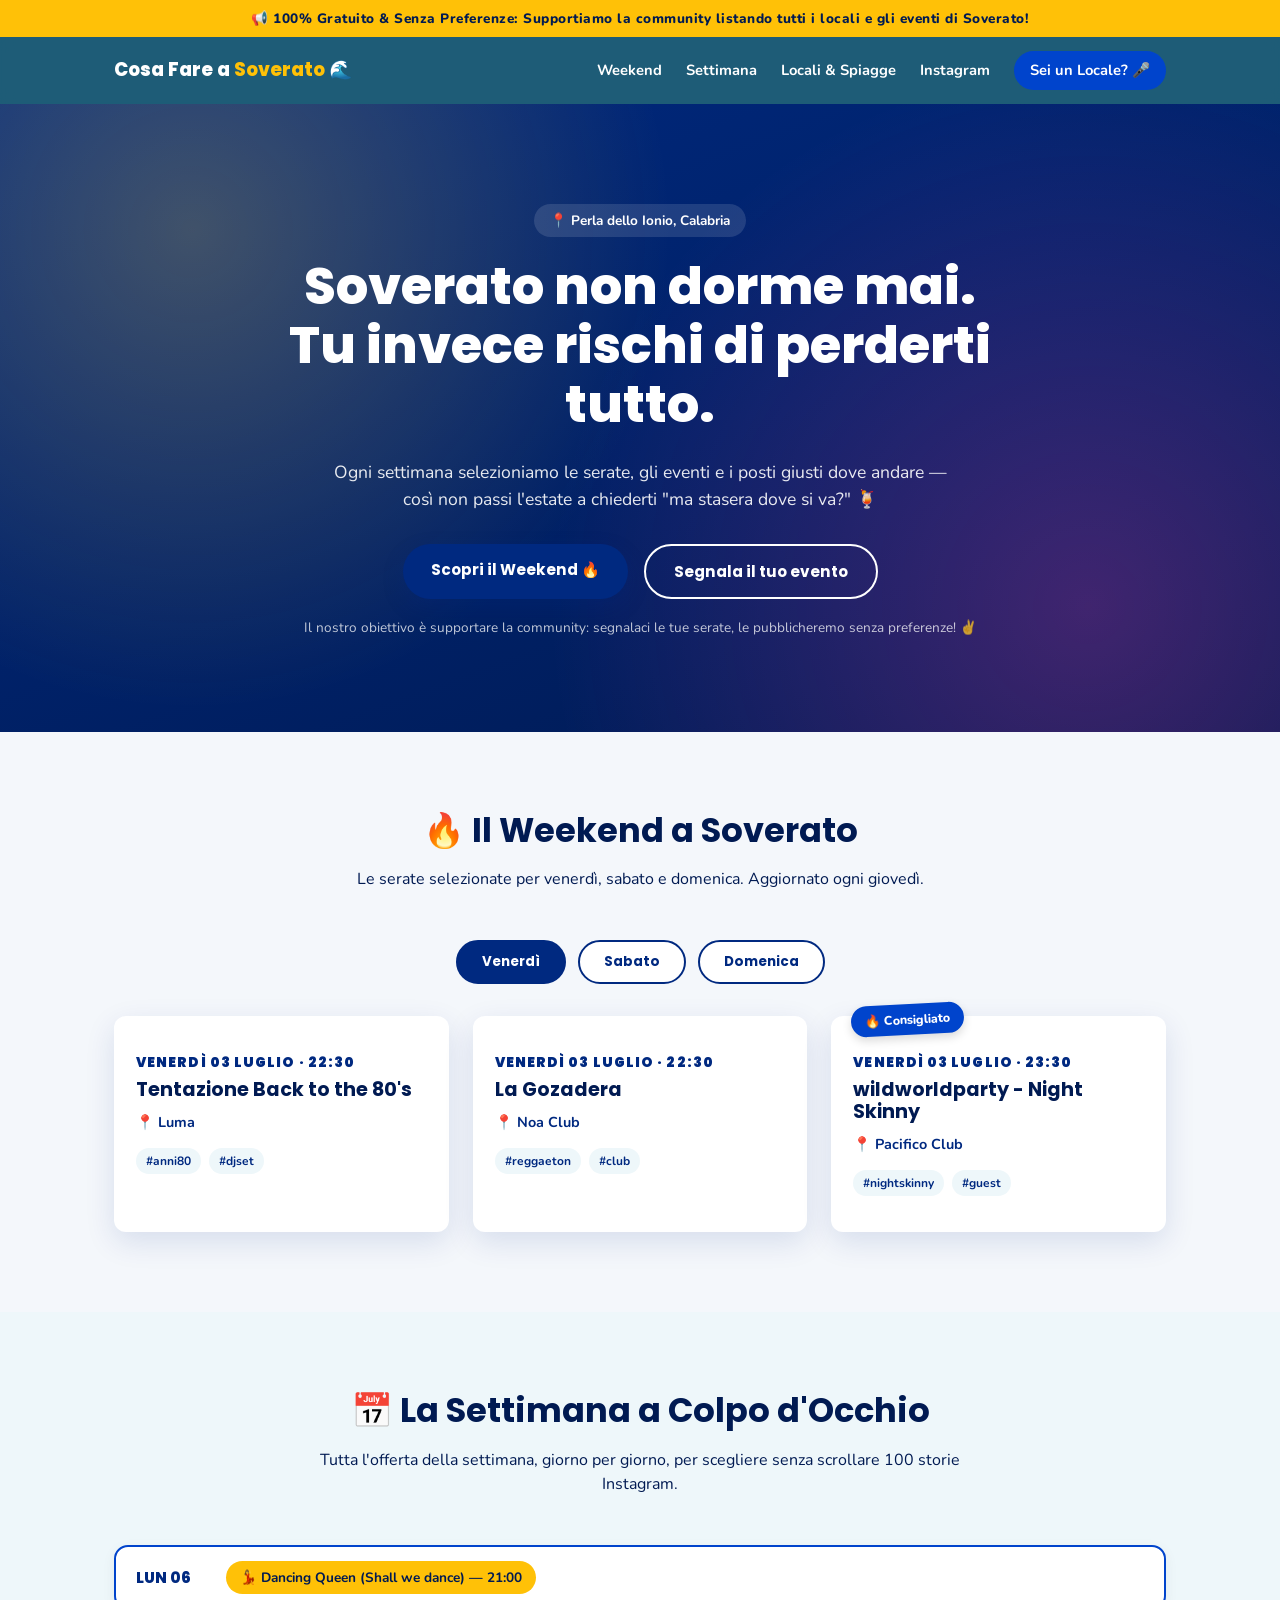
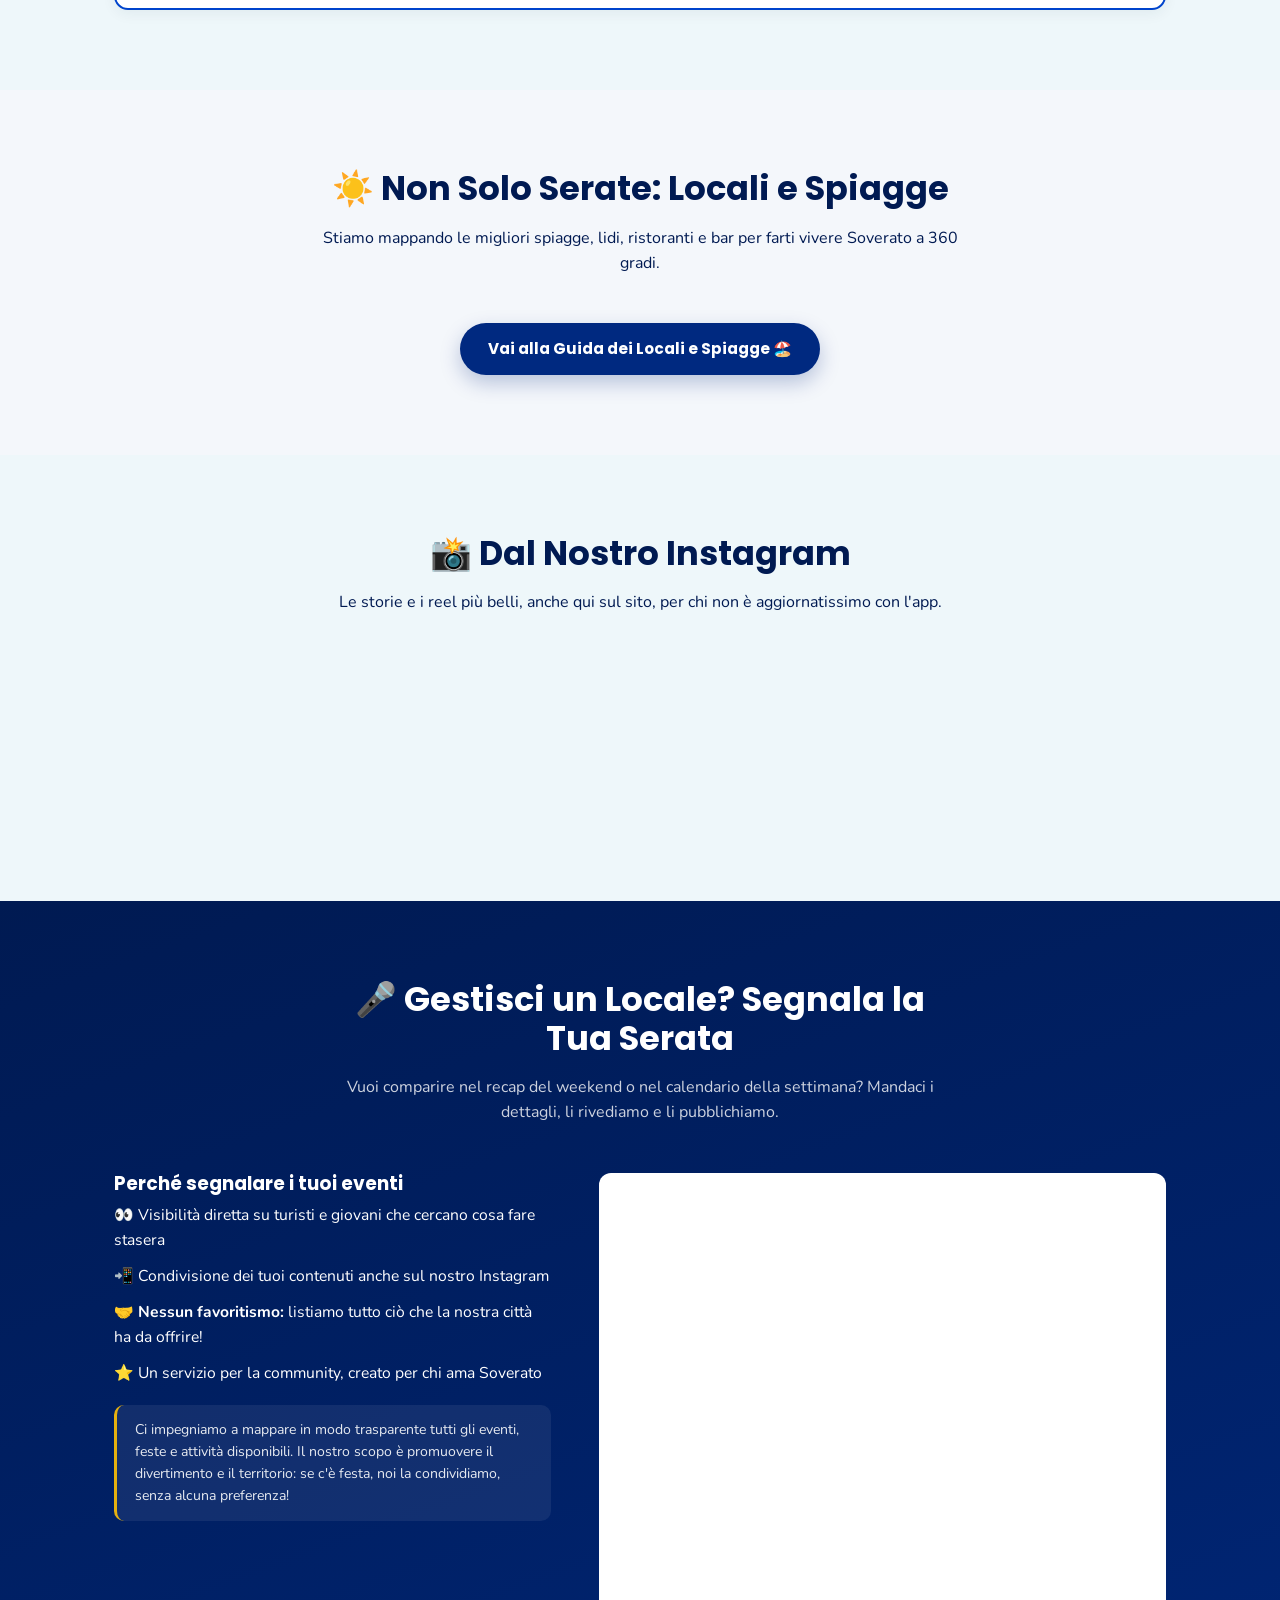
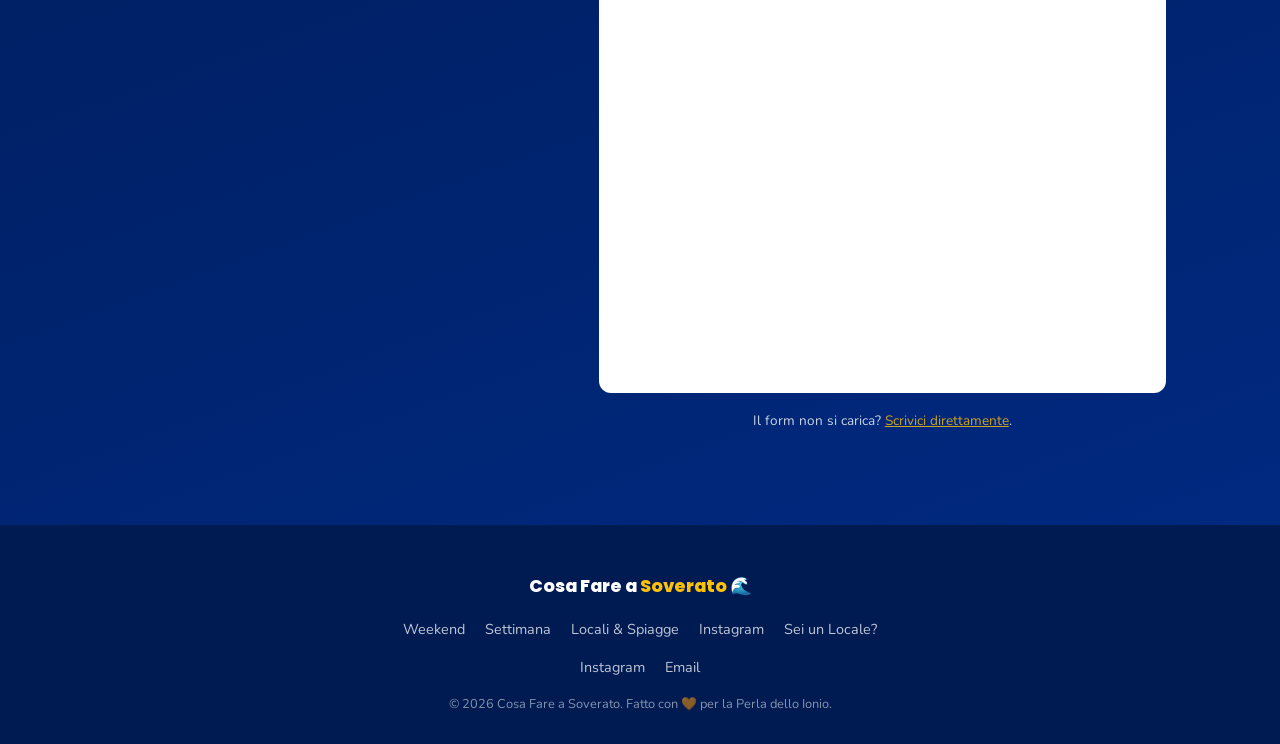
<file: index.html>
<!DOCTYPE html>
<html lang="it">
<head>
<meta charset="UTF-8">
<meta name="viewport" content="width=device-width, initial-scale=1.0">
<title>Cosa Fare a Soverato | Eventi, Serate e Cose da Fare Stasera</title>
<meta name="description" content="La guida definitiva a Soverato: eventi del weekend, serate, discoteche, aperitivi e attività turistiche in Calabria. Aggiornata ogni settimana per turisti e giovani. Sei un locale? Segnala il tuo evento gratis.">
<meta name="keywords" content="cosa fare a Soverato, eventi Soverato, serate Soverato, discoteche Soverato, movida Calabria, Soverato stasera, turismo Soverato">
<meta name="author" content="Cosa Fare a Soverato">
<meta name="robots" content="index, follow">
<link rel="canonical" href="https://www.cosafareasoverato.it/">

<!-- Open Graph -->
<meta property="og:type" content="website">
<meta property="og:site_name" content="Cosa Fare a Soverato">
<meta property="og:title" content="Cosa Fare a Soverato | Eventi, Serate e Cose da Fare Stasera">
<meta property="og:description" content="Weekend, serate, spiagge e attività: tutto quello che succede a Soverato, aggiornato ogni settimana. 🌊🔥">
<meta property="og:image" content="https://www.cosafareasoverato.it/images/og-cover.jpg">
<meta property="og:url" content="https://www.cosafareasoverato.it/">
<meta property="og:locale" content="it_IT">

<!-- Twitter Card -->
<meta name="twitter:card" content="summary_large_image">
<meta name="twitter:title" content="Cosa Fare a Soverato | Eventi, Serate e Cose da Fare Stasera">
<meta name="twitter:description" content="Weekend, serate, spiagge e attività: tutto quello che succede a Soverato, aggiornato ogni settimana. 🌊🔥">
<meta name="twitter:image" content="https://www.cosafareasoverato.it/images/og-cover.jpg">

<meta name="theme-color" content="#0B4F6C">
<link rel="icon" type="image/svg+xml" href="images/favicon.svg">

<link rel="preconnect" href="https://fonts.googleapis.com">
<link rel="preconnect" href="https://fonts.gstatic.com" crossorigin>
<link href="https://fonts.googleapis.com/css2?family=Poppins:wght@700;800;900&family=Nunito:wght@400;600;700&display=swap" rel="stylesheet">

<link rel="stylesheet" href="css/style.css">

<!-- JSON-LD: Organization + WebSite -->
<script type="application/ld+json">
{
  "@context": "https://schema.org",
  "@type": "Organization",
  "name": "Cosa Fare a Soverato",
  "url": "https://www.cosafareasoverato.it/",
  "logo": "https://www.cosafareasoverato.it/images/logo.png",
  "sameAs": [
    "https://www.instagram.com/cosafareasoverato/"
  ]
}
</script>
<script type="application/ld+json">
{
  "@context": "https://schema.org",
  "@type": "WebSite",
  "name": "Cosa Fare a Soverato",
  "url": "https://www.cosafareasoverato.it/"
}
</script>
</head>
<body>
<div style="background: var(--yellow); color: var(--blue-dark); text-align: center; padding: 8px 15px; font-size: 0.85rem; font-weight: 800; letter-spacing: 0.5px;">
  📢 100% Gratuito & Senza Preferenze: Supportiamo la community listando tutti i locali e gli eventi di Soverato!
</div>
<!-- ============ HEADER / NAV ============ -->
<header class="site-header">
  <div class="container nav-wrap">
    <a href="#top" class="logo">Cosa Fare a <span>Soverato</span> 🌊</a>
    <button class="nav-toggle" id="navToggle" aria-label="Apri menu" aria-expanded="false">
      <span></span><span></span><span></span>
    </button>
    <nav class="main-nav" id="mainNav">
      <a href="#weekend">Weekend</a>
      <a href="#settimana">Settimana</a>
      <a href="guida.html">Locali & Spiagge</a>
      <a href="#instagram">Instagram</a>
      <a href="#locali" class="nav-cta">Sei un Locale? 🎤</a>
    </nav>
  </div>
</header>

<!-- ============ HERO ============ -->
<section class="hero" id="top">
  <div class="container hero-inner">
    <p class="eyebrow">📍 Perla dello Ionio, Calabria</p>
    <h1>Soverato non dorme mai. <br>Tu invece rischi di perderti tutto.</h1>
    <p class="hero-sub">Ogni settimana selezioniamo le serate, gli eventi e i posti giusti dove andare — così non passi l'estate a chiederti "ma stasera dove si va?" 🍹</p>
    <div class="hero-cta">
      <a href="#weekend" class="btn btn-primary">Scopri il Weekend 🔥</a>
      <a href="#locali" class="btn btn-outline">Segnala il tuo evento</a>
    </div>
    <p class="hero-note">Il nostro obiettivo è supportare la community: segnalaci le tue serate, le pubblicheremo senza preferenze! ✌️</p>
  </div>
</section>

<!-- ============ WEEKEND RECAP ============ -->
<section class="section" id="weekend">
  <div class="container">
    <div class="section-head">
      <h2>🔥 Il Weekend a Soverato</h2>
      <p>Le serate selezionate per venerdì, sabato e domenica. Aggiornato ogni giovedì.</p>
    </div>

    <div class="day-tabs">
      <button class="tab-btn active" data-target="venerdi">Venerdì</button>
      <button class="tab-btn" data-target="sabato">Sabato</button>
      <button class="tab-btn" data-target="domenica">Domenica</button>
    </div>

    <!--
      TEMPLATE EVENTO — copia questo blocco <article> per aggiungere un nuovo evento del weekend.
      Cambia solo il testo tra i tag, non toccare le classi.
      Badge disponibili: badge-hot (🔥 Consigliato), badge-new (🆕 Novità), badge-free (🎟️ Ingresso Gratuito)
    -->
    <div class="event-grid">
  
  <article class="event-card" data-day="venerdi" data-title="Tentazione Back to the 80's" data-venue="📍 Luma" data-time="22:30" data-tags="#anni80,#djset" data-desc="Serata a tema anni 80 con DJ set.">
    <p class="event-day">VENERDÌ 03 LUGLIO · 22:30</p>
    <h3>Tentazione Back to the 80's</h3>
    <p class="event-venue">📍 Luma</p>
    <div class="event-tags"><span>#anni80</span><span>#djset</span></div>
  </article>

  <article class="event-card" data-day="venerdi" data-title="La Gozadera" data-venue="📍 Noa Club" data-time="22:30" data-tags="#reggaeton,#club" data-desc="Il party reggaeton per eccellenza a Soverato.">
    <p class="event-day">VENERDÌ 03 LUGLIO · 22:30</p>
    <h3>La Gozadera</h3>
    <p class="event-venue">📍 Noa Club</p>
    <div class="event-tags"><span>#reggaeton</span><span>#club</span></div>
  </article>

  <article class="event-card" data-day="venerdi" data-title="wildworldparty - Night Skinny" data-venue="📍 Pacifico Club" data-time="23:30" data-tags="#nightskinny,#guest" data-desc="Ospite speciale Night Skinny per una serata indimenticabile.">
    <span class="badge badge-hot">🔥 Consigliato</span>
    <p class="event-day">VENERDÌ 03 LUGLIO · 23:30</p>
    <h3>wildworldparty - Night Skinny</h3>
    <p class="event-venue">📍 Pacifico Club</p>
    <div class="event-tags"><span>#nightskinny</span><span>#guest</span></div>
  </article>

  <article class="event-card" data-day="sabato" data-title="After sea" data-venue="📍 Cala Nisa" data-time="19:00" data-tags="#aperitivo,#beach" data-desc="Aperitivo al tramonto in spiaggia per rilassarsi dopo il mare.">
    <p class="event-day">SABATO 04 LUGLIO · 19:00</p>
    <h3>After sea</h3>
    <p class="event-venue">📍 Cala Nisa</p>
    <div class="event-tags"><span>#aperitivo</span><span>#beach</span></div>
  </article>

  <article class="event-card" data-day="sabato" data-title="AURA" data-venue="📍 Luma" data-time="22:30" data-tags="#saturdaynight" data-desc="Il sabato notte classico al Luma.">
    <p class="event-day">SABATO 04 LUGLIO · 22:30</p>
    <h3>AURA</h3>
    <p class="event-venue">📍 Luma</p>
    <div class="event-tags"><span>#saturdaynight</span></div>
  </article>

  <article class="event-card" data-day="sabato" data-title="Memories 90's–2000" data-venue="📍 Circle Club (Miramare)" data-time="23:30" data-tags="#anni90,#party" data-desc="Un tuffo nel passato con le migliori hit degli anni 90 e 2000.">
    <p class="event-day">SABATO 04 LUGLIO · 23:30</p>
    <h3>Memories 90's–2000</h3>
    <p class="event-venue">📍 Circle Club (Miramare)</p>
    <div class="event-tags"><span>#anni90</span><span>#party</span></div>
  </article>

  <article class="event-card" data-day="sabato" data-title="Chiusura Altrove Festival" data-venue="📍 Terrazza della Poesia &quot;Giusy Verbaro&quot;" data-time="SERA" data-tags="#festival,#djset" data-desc="DJ set di DJ Orosaiwa e Pazz Music Bureau (Sharon Samà + Matteo Caglioti). Serata stile party/festival.">
    <span class="badge badge-new">🆕 Evento Speciale</span>
    <p class="event-day">SABATO 04 LUGLIO · SERA</p>
    <h3>Chiusura Altrove Festival</h3>
    <p class="event-venue">📍 Terrazza della Poesia "Giusy Verbaro"</p>
    <p class="event-desc">DJ set di DJ Orosaiwa e Pazz Music Bureau (Sharon Samà + Matteo Caglioti). Serata stile party/festival.</p>
    <div class="event-tags"><span>#festival</span><span>#djset</span></div>
  </article>

  <article class="event-card" data-day="sabato" data-title="Coachella" data-venue="📍 Mama's Beach Club" data-time="00:00" data-tags="#coachella,#beachclub" data-desc="Party a tema Coachella per ballare fino all'alba.">
    <p class="event-day">SABATO 04 LUGLIO · 00:00</p>
    <h3>Coachella</h3>
    <p class="event-venue">📍 Mama's Beach Club</p>
    <div class="event-tags"><span>#coachella</span><span>#beachclub</span></div>
  </article>

  <article class="event-card" data-day="sabato" data-title="Circo nero" data-venue="📍 Noa Club" data-time="00:00" data-tags="#circonero,#spettacolo" data-desc="Uno spettacolo unico e coinvolgente al Noa Club.">
    <p class="event-day">SABATO 04 LUGLIO · 00:00</p>
    <h3>Circo nero</h3>
    <p class="event-venue">📍 Noa Club</p>
    <div class="event-tags"><span>#circonero</span><span>#spettacolo</span></div>
  </article>

  <article class="event-card" data-day="domenica" data-title="Sunday Sunset" data-venue="📍 Spox" data-time="16:00" data-tags="#sunset,#aperitivo" data-desc="Aperitivo lungo della domenica pomeriggio.">
    <p class="event-day">DOMENICA 05 LUGLIO · 16:00</p>
    <h3>Sunday Sunset</h3>
    <p class="event-venue">📍 Spox</p>
    <div class="event-tags"><span>#sunset</span><span>#aperitivo</span></div>
  </article>

  <article class="event-card" data-day="domenica" data-title="Sunset Experience - COCO" data-venue="📍 Pacifico Club" data-time="18:00" data-tags="#sunset,#experience" data-desc="Un'esperienza al tramonto indimenticabile al Pacifico Club.">
    <span class="badge badge-hot">🔥 Consigliato</span>
    <p class="event-day">DOMENICA 05 LUGLIO · 18:00</p>
    <h3>Sunset Experience - COCO</h3>
    <p class="event-venue">📍 Pacifico Club</p>
    <div class="event-tags"><span>#sunset</span><span>#experience</span></div>
  </article>

  <article class="event-card" data-day="domenica" data-title="Tropica - Cesare Aiello" data-venue="📍 Cala Nisa" data-time="18:00" data-tags="#tropica,#beach" data-desc="Party Tropica in spiaggia.">
    <p class="event-day">DOMENICA 05 LUGLIO · 18:00</p>
    <h3>Tropica - Cesare Aiello</h3>
    <p class="event-venue">📍 Cala Nisa</p>
    <div class="event-tags"><span>#tropica</span><span>#beach</span></div>
  </article>

</div> </div> </section>

<!-- ============ SETTIMANA ESTATE ============ -->
<section class="section section-alt" id="settimana">
  <div class="container">
    <div class="section-head">
      <h2>📅 La Settimana a Colpo d'Occhio</h2>
      <p>Tutta l'offerta della settimana, giorno per giorno, per scegliere senza scrollare 100 storie Instagram.</p>
    </div>

    <!-- TEMPLATE GIORNO — copia il blocco <div class="day-row"> per un nuovo giorno -->
    <div class="week-list">

      <div class="day-row day-row-highlight">
        <div class="day-label">LUN 06</div>
        <div class="day-events">
          <span class="pill pill-hot">💃 Dancing Queen (Shall we dance) — 21:00</span>
        </div>
      </div>

    </div>
  </div>
</section>

<!-- ============ COSA FARE (TURISMO) ============ -->
<!-- <section class="section" id="da-fare">
  <div class="container">
    <div class="section-head">
      <h2>☀️ Non Solo Serate: Cosa Fare a Soverato</h2>
      <p>Soverato di giorno è altrettanto forte. Ecco cosa mettere in agenda tra un bagno e l'altro.</p>
    </div>

    <div class="activity-grid">
      <article class="activity-card">
        <div class="activity-emoji">🏖️</div>
        <h3>Lungomare e Spiagge</h3>
        <p>Chilometri di lungomare pedonale, sabbia fine e mare cristallino: il posto giusto per la passeggiata serale o la tintarella pomeridiana.</p>
      </article>
      <article class="activity-card">
        <div class="activity-emoji">🏄</div>
        <h3>Sport Acquatici</h3>
        <p>SUP, windsurf, kitesurf e diving: le condizioni dello Ionio sono perfette per chi vuole muoversi, non solo abbronzarsi.</p>
      </article>
      <article class="activity-card">
        <div class="activity-emoji">🏰</div>
        <h3>Soverato Vecchia</h3>
        <p>Il borgo storico in collina, con vicoli, panorami sulla costa e un'atmosfera completamente diversa dal lungomare.</p>
      </article>
      <article class="activity-card">
        <div class="activity-emoji">🚗</div>
        <h3>Gite Fuori Porta</h3>
        <p>Stilo, Squillace e Le Castella sono a portata di gita: borghi, castelli e la Cattolica bizantina per una giornata diversa.</p>
      </article>
      <article class="activity-card">
        <div class="activity-emoji">🍝</div>
        <h3>Street Food & Gastronomia</h3>
        <p>'Nduja, pesce fresco e granite: la movida calabrese passa anche dallo stomaco.</p>
      </article>
      <article class="activity-card">
        <div class="activity-emoji">🚴</div>
        <h3>Bici e Passeggiate</h3>
        <p>Piste ciclabili lungo la costa, noleggio bici e monopattini per muoversi senza stress da un locale all'altro.</p>
      </article>
    </div>
  </div>
</section> -->
<section class="section" id="da-fare">
  <div class="container">
    <div class="section-head">
      <h2>☀️ Non Solo Serate: Locali e Spiagge</h2>
      <p>Stiamo mappando le migliori spiagge, lidi, ristoranti e bar per farti vivere Soverato a 360 gradi.</p>
    </div>
    
    <div style="text-align: center; margin-top: 32px;">
      <a href="guida.html" class="btn btn-primary">Vai alla Guida dei Locali e Spiagge 🏖️</a>
    </div>
  </div>
</section>

<!-- ============ INSTAGRAM ============ -->
<section class="section section-alt" id="instagram">
  <div class="container">
    <div class="section-head">
      <h2>📸 Dal Nostro Instagram</h2>
      <p>Le storie e i reel più belli, anche qui sul sito, per chi non è aggiornatissimo con l'app.</p>
    </div>

    <!-- TEMPLATE POST — copia il blocco <a class="ig-card"> e sostituisci link + immagine + didascalia -->
    <!-- LightWidget WIDGET --><script src="https://cdn.lightwidget.com/widgets/lightwidget.js"></script><iframe src="//lightwidget.com/widgets/89bf6e16317e554099635f9ca24b0771.html" scrolling="no" allowtransparency="true" class="lightwidget-widget" style="width:100%;border:0;overflow:hidden;"></iframe>
    </div>
</section>

<!-- ============ SEI UN LOCALE ============ -->
<section class="section section-dark" id="locali">
  <div class="container locali-inner">
    <div class="section-head">
      <h2>🎤 Gestisci un Locale? Segnala la Tua Serata</h2>
      <p>Vuoi comparire nel recap del weekend o nel calendario della settimana? Mandaci i dettagli, li rivediamo e li pubblichiamo.</p>
    </div>

    <div class="locali-grid">
      <div class="locali-perks">
        <h3>Perché segnalare i tuoi eventi</h3>
        <ul class="perk-list">
          <li>👀 Visibilità diretta su turisti e giovani che cercano cosa fare stasera</li>
          <li>📲 Condivisione dei tuoi contenuti anche sul nostro Instagram</li>
          <li>🤝 <strong>Nessun favoritismo:</strong> listiamo tutto ciò che la nostra città ha da offrire!</li>
          <li>⭐ Un servizio per la community, creato per chi ama Soverato</li>
        </ul>
        <p id="pricing-note" class="pricing-note">Ci impegniamo a mappare in modo trasparente tutti gli eventi, feste e attività disponibili. Il nostro scopo è promuovere il divertimento e il territorio: se c'è festa, noi la condividiamo, senza alcuna preferenza!</p>
      </div>

      <div class="locali-form">
        <!--
          FORM GOOGLE — sostituisci lo "src" qui sotto con il link di embed del tuo Google Form:
          Google Form → tre puntini in alto a destra → Incorpora HTML → copia il valore "src" dell'iframe.
        -->
        <iframe
  src="https://docs.google.com/forms/d/e/1FAIpQLSduHS3HevmQyoGol8SXn2SxWCyHNDpFHQodnVXB1pYJTHKVfQ/viewform?embedded=true"
  width="100%" height="820" frameborder="0" marginheight="0" marginwidth="0"
  title="Form segnalazione eventi locali Soverato">
  Caricamento…
</iframe>
        <p class="form-fallback">Il form non si carica? <a href="mailto:info@cosafareasoverato.it">Scrivici direttamente</a>.</p>
      </div>
    </div>
  </div>
</section>

<!-- ============ FOOTER ============ -->
<footer class="site-footer">
  <div class="container footer-inner">
    <p class="footer-logo">Cosa Fare a <span>Soverato</span> 🌊</p>
    <div class="footer-links">
      <a href="#weekend">Weekend</a>
      <a href="#settimana">Settimana</a>
      <a href="guida.html">Locali & Spiagge</a>
      <a href="#instagram">Instagram</a>
      <a href="#locali">Sei un Locale?</a>
    </div>
    <div class="footer-social">
      <a href="https://www.instagram.com/cosafareasoverato/" target="_blank" rel="noopener">Instagram</a>
      <a href="mailto:info@cosafareasoverato.it">Email</a>
    </div>
    <p class="footer-copy">© <span id="year"></span> Cosa Fare a Soverato. Fatto con 🧡 per la Perla dello Ionio.</p>
  </div>
</footer>

<!-- ============ EVENT MODAL ============ -->
<div class="event-modal-overlay" id="eventModalOverlay">
  <div class="event-modal" id="eventModal">
    <button class="modal-close" id="modalClose" aria-label="Chiudi Modale">&times;</button>
    <div class="modal-content">
      <p class="modal-day" id="modalDay"></p>
      <h3 class="modal-title" id="modalTitle"></h3>
      <a class="modal-venue" id="modalVenueLink" target="_blank" rel="noopener">📍 <span id="modalVenue"></span></a>
      <div class="modal-socials">
        <a href="#" class="social-btn">📷 Instagram</a>
        <a href="#" class="social-btn">📘 Facebook</a>
        <a href="#" class="social-btn">🎵 TikTok</a>
      </div>
      <div class="modal-tags" id="modalTags"></div>
      <p class="modal-desc" id="modalDesc"></p>
    </div>
  </div>
</div>

<script src="js/main.js"></script>
</body>
</html>
</file>
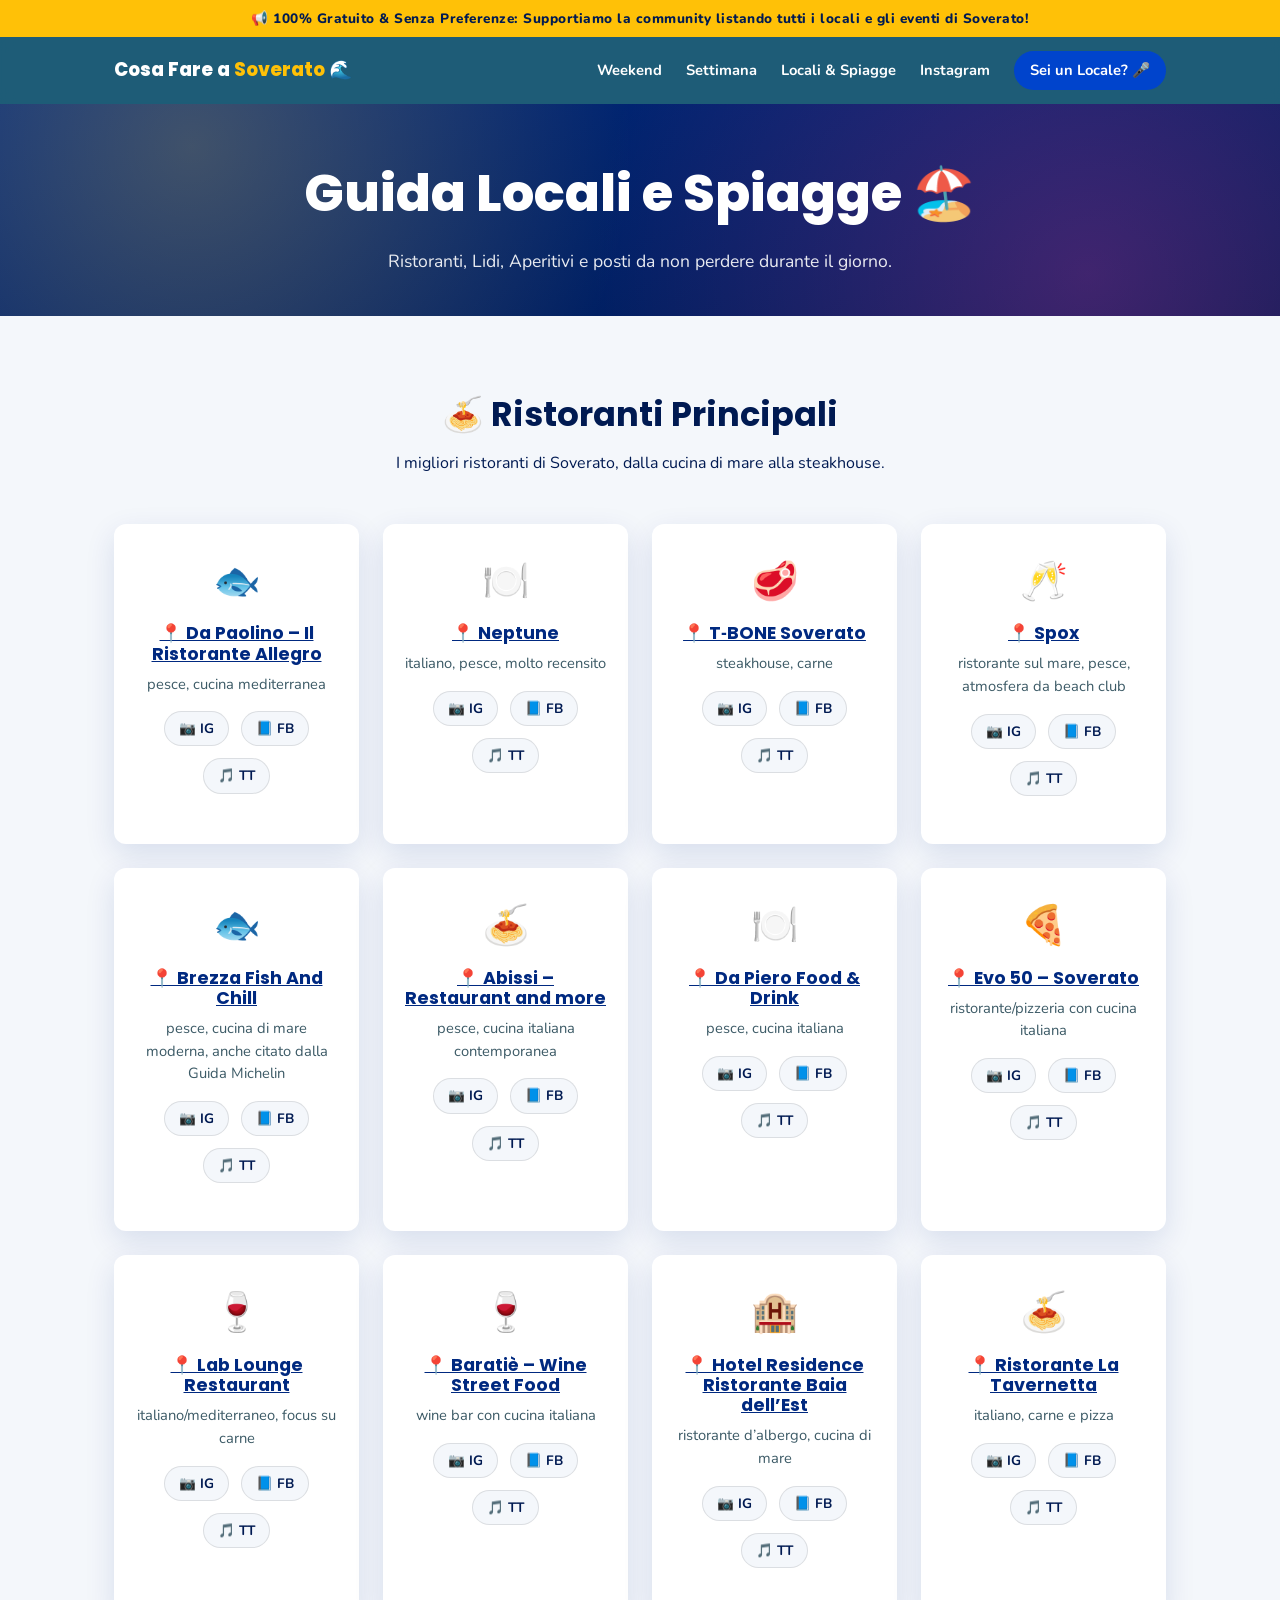
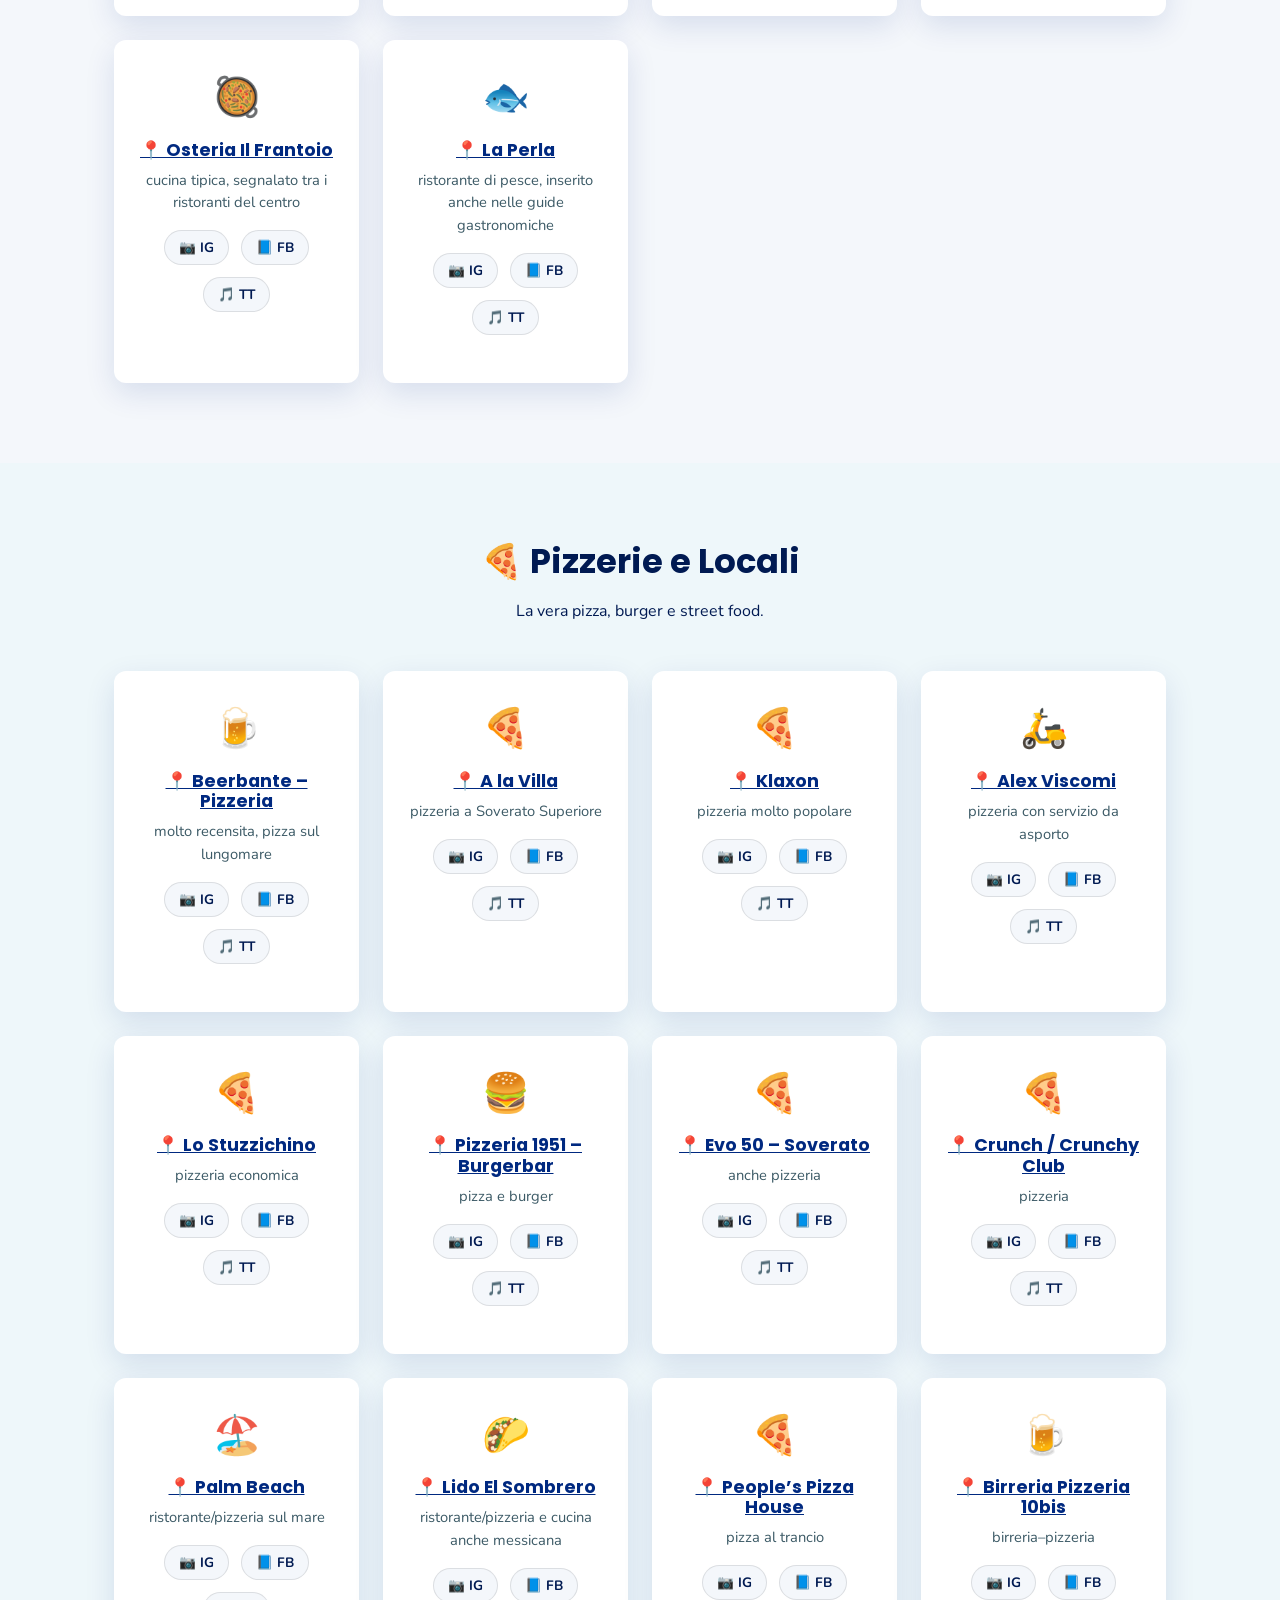
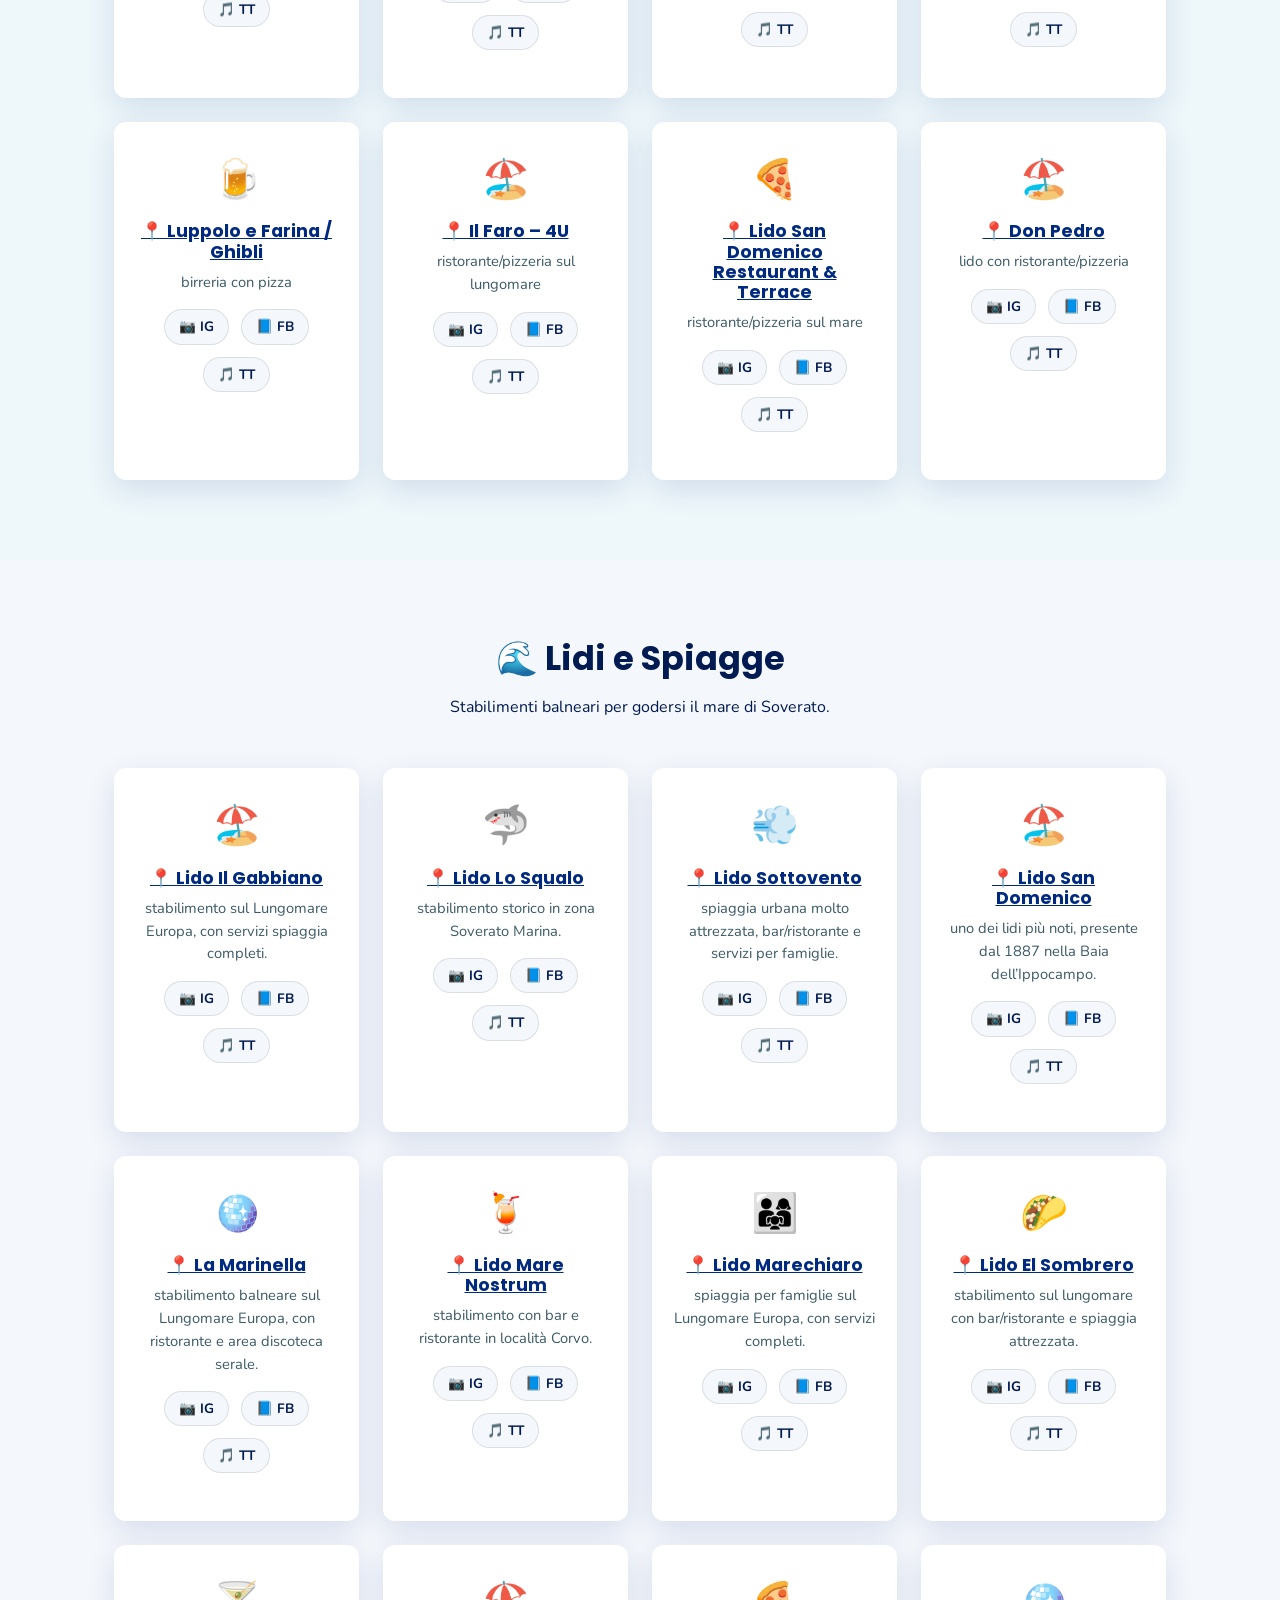
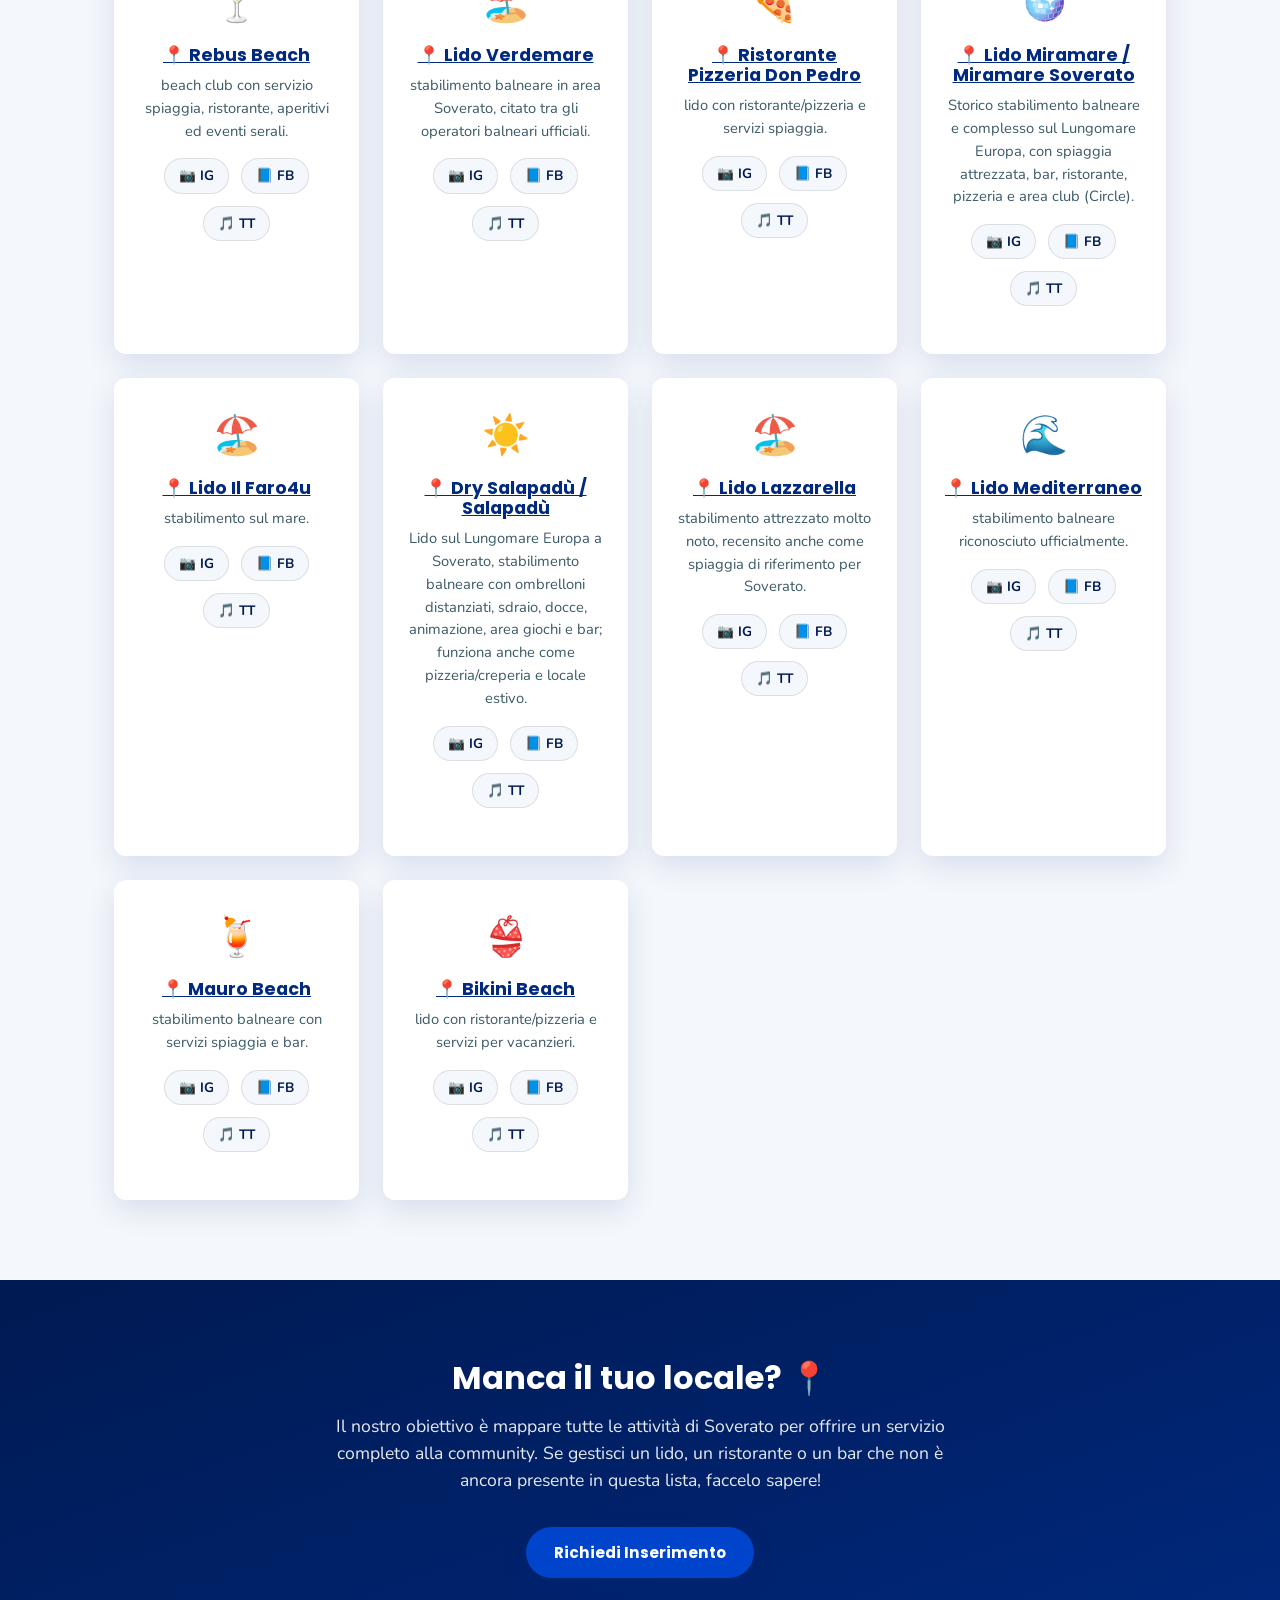
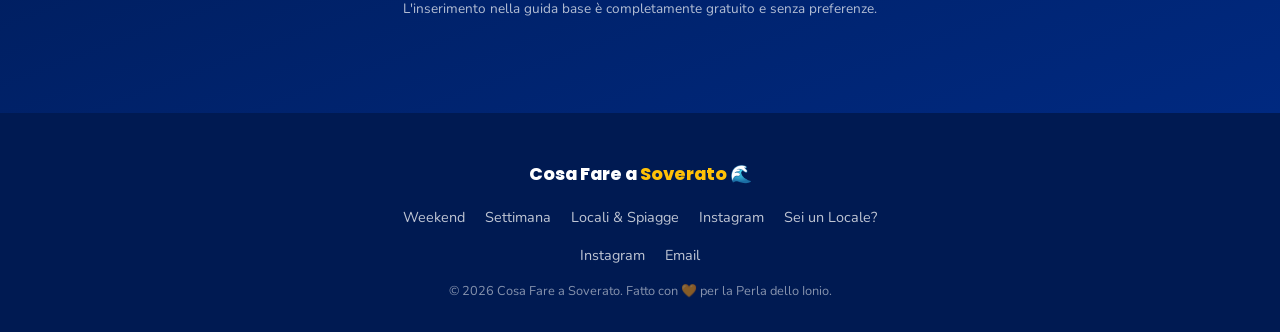
<file: guida.html>
<!DOCTYPE html>
<html lang="it">
<head>
<meta charset="UTF-8">
<meta name="viewport" content="width=device-width, initial-scale=1.0">
<title>Locali e Spiagge | Cosa Fare a Soverato</title>
<meta name="description" content="Guida a ristoranti, lidi, bar e spiagge di Soverato.">
<meta name="robots" content="index, follow">
<link rel="canonical" href="https://www.cosafareasoverato.it/guida.html">

<meta name="theme-color" content="#0B4F6C">
<link rel="icon" type="image/svg+xml" href="images/favicon.svg">

<link rel="preconnect" href="https://fonts.googleapis.com">
<link rel="preconnect" href="https://fonts.gstatic.com" crossorigin>
<link href="https://fonts.googleapis.com/css2?family=Poppins:wght@700;800;900&family=Nunito:wght@400;600;700&display=swap" rel="stylesheet">

<link rel="stylesheet" href="css/style.css">
</head>
<body>
<div style="background: var(--yellow); color: var(--blue-dark); text-align: center; padding: 8px 15px; font-size: 0.85rem; font-weight: 800; letter-spacing: 0.5px;">
  📢 100% Gratuito & Senza Preferenze: Supportiamo la community listando tutti i locali e gli eventi di Soverato!
</div>
<!-- ============ HEADER / NAV ============ -->
<header class="site-header">
  <div class="container nav-wrap">
    <a href="index.html" class="logo">Cosa Fare a <span>Soverato</span> 🌊</a>
    <button class="nav-toggle" id="navToggle" aria-label="Apri menu" aria-expanded="false">
      <span></span><span></span><span></span>
    </button>
    <nav class="main-nav" id="mainNav">
      <a href="index.html#weekend">Weekend</a>
      <a href="index.html#settimana">Settimana</a>
      <a href="guida.html">Locali & Spiagge</a>
      <a href="index.html#instagram">Instagram</a>
      <a href="index.html#locali" class="nav-cta">Sei un Locale? 🎤</a>
    </nav>
  </div>
</header>

<!-- ============ HERO ============ -->
<section class="hero" style="padding: 60px 0 40px;">
  <div class="container hero-inner">
    <h1>Guida Locali e Spiagge 🏖️</h1>
    <p class="hero-sub" style="margin-bottom:0;">Ristoranti, Lidi, Aperitivi e posti da non perdere durante il giorno.</p>
  </div>
</section>

<!-- ============ RISTORANTI ============ -->
<section class="section" id="ristoranti">
  <div class="container">
    <div class="section-head">
      <h2>🍝 Ristoranti Principali</h2>
      <p>I migliori ristoranti di Soverato, dalla cucina di mare alla steakhouse.</p>
    </div>
    <div class="activity-grid">
      <article class="activity-card reveal">
        <div class="activity-emoji">🐟</div>
        <h3><a href="https://www.google.com/maps/search/?api=1&query=Da%20Paolino%20%E2%80%93%20Il%20Ristorante%20Allegro%20Soverato" target="_blank" rel="noopener" style="text-decoration: underline; color: var(--blue-deep);">📍 Da Paolino – Il Ristorante Allegro</a></h3>
        <p>pesce, cucina mediterranea</p>
        <div class="modal-socials" style="justify-content: center; margin-top: 16px;">
          <a href="#" class="social-btn">📷 IG</a>
          <a href="#" class="social-btn">📘 FB</a>
          <a href="#" class="social-btn">🎵 TT</a>
        </div>
      </article>
      <article class="activity-card reveal">
        <div class="activity-emoji">🍽️</div>
        <h3><a href="https://www.google.com/maps/search/?api=1&query=Neptune%20Soverato" target="_blank" rel="noopener" style="text-decoration: underline; color: var(--blue-deep);">📍 Neptune</a></h3>
        <p>italiano, pesce, molto recensito</p>
        <div class="modal-socials" style="justify-content: center; margin-top: 16px;">
          <a href="#" class="social-btn">📷 IG</a>
          <a href="#" class="social-btn">📘 FB</a>
          <a href="#" class="social-btn">🎵 TT</a>
        </div>
      </article>
      <article class="activity-card reveal">
        <div class="activity-emoji">🥩</div>
        <h3><a href="https://www.google.com/maps/search/?api=1&query=T%E2%80%91BONE%20Soverato%20Soverato" target="_blank" rel="noopener" style="text-decoration: underline; color: var(--blue-deep);">📍 T‑BONE Soverato</a></h3>
        <p>steakhouse, carne</p>
        <div class="modal-socials" style="justify-content: center; margin-top: 16px;">
          <a href="#" class="social-btn">📷 IG</a>
          <a href="#" class="social-btn">📘 FB</a>
          <a href="#" class="social-btn">🎵 TT</a>
        </div>
      </article>
      <article class="activity-card reveal">
        <div class="activity-emoji">🥂</div>
        <h3><a href="https://www.google.com/maps/search/?api=1&query=Spox%20Soverato" target="_blank" rel="noopener" style="text-decoration: underline; color: var(--blue-deep);">📍 Spox</a></h3>
        <p>ristorante sul mare, pesce, atmosfera da beach club</p>
        <div class="modal-socials" style="justify-content: center; margin-top: 16px;">
          <a href="#" class="social-btn">📷 IG</a>
          <a href="#" class="social-btn">📘 FB</a>
          <a href="#" class="social-btn">🎵 TT</a>
        </div>
      </article>
      <article class="activity-card reveal">
        <div class="activity-emoji">🐟</div>
        <h3><a href="https://www.google.com/maps/search/?api=1&query=Brezza%20Fish%20And%20Chill%20Soverato" target="_blank" rel="noopener" style="text-decoration: underline; color: var(--blue-deep);">📍 Brezza Fish And Chill</a></h3>
        <p>pesce, cucina di mare moderna, anche citato dalla Guida Michelin</p>
        <div class="modal-socials" style="justify-content: center; margin-top: 16px;">
          <a href="#" class="social-btn">📷 IG</a>
          <a href="#" class="social-btn">📘 FB</a>
          <a href="#" class="social-btn">🎵 TT</a>
        </div>
      </article>
      <article class="activity-card reveal">
        <div class="activity-emoji">🍝</div>
        <h3><a href="https://www.google.com/maps/search/?api=1&query=Abissi%20%E2%80%93%20Restaurant%20and%20more%20Soverato" target="_blank" rel="noopener" style="text-decoration: underline; color: var(--blue-deep);">📍 Abissi – Restaurant and more</a></h3>
        <p>pesce, cucina italiana contemporanea</p>
        <div class="modal-socials" style="justify-content: center; margin-top: 16px;">
          <a href="#" class="social-btn">📷 IG</a>
          <a href="#" class="social-btn">📘 FB</a>
          <a href="#" class="social-btn">🎵 TT</a>
        </div>
      </article>
      <article class="activity-card reveal">
        <div class="activity-emoji">🍽️</div>
        <h3><a href="https://www.google.com/maps/search/?api=1&query=Da%20Piero%20Food%20%26%20Drink%20Soverato" target="_blank" rel="noopener" style="text-decoration: underline; color: var(--blue-deep);">📍 Da Piero Food & Drink</a></h3>
        <p>pesce, cucina italiana</p>
        <div class="modal-socials" style="justify-content: center; margin-top: 16px;">
          <a href="#" class="social-btn">📷 IG</a>
          <a href="#" class="social-btn">📘 FB</a>
          <a href="#" class="social-btn">🎵 TT</a>
        </div>
      </article>
      <article class="activity-card reveal">
        <div class="activity-emoji">🍕</div>
        <h3><a href="https://www.google.com/maps/search/?api=1&query=Evo%2050%20%E2%80%93%20Soverato%20Soverato" target="_blank" rel="noopener" style="text-decoration: underline; color: var(--blue-deep);">📍 Evo 50 – Soverato</a></h3>
        <p>ristorante/pizzeria con cucina italiana</p>
        <div class="modal-socials" style="justify-content: center; margin-top: 16px;">
          <a href="#" class="social-btn">📷 IG</a>
          <a href="#" class="social-btn">📘 FB</a>
          <a href="#" class="social-btn">🎵 TT</a>
        </div>
      </article>
      <article class="activity-card reveal">
        <div class="activity-emoji">🍷</div>
        <h3><a href="https://www.google.com/maps/search/?api=1&query=Lab%20Lounge%20Restaurant%20Soverato" target="_blank" rel="noopener" style="text-decoration: underline; color: var(--blue-deep);">📍 Lab Lounge Restaurant</a></h3>
        <p>italiano/mediterraneo, focus su carne</p>
        <div class="modal-socials" style="justify-content: center; margin-top: 16px;">
          <a href="#" class="social-btn">📷 IG</a>
          <a href="#" class="social-btn">📘 FB</a>
          <a href="#" class="social-btn">🎵 TT</a>
        </div>
      </article>
      <article class="activity-card reveal">
        <div class="activity-emoji">🍷</div>
        <h3><a href="https://www.google.com/maps/search/?api=1&query=Barati%C3%A8%20%E2%80%93%20Wine%20Street%20Food%20Soverato" target="_blank" rel="noopener" style="text-decoration: underline; color: var(--blue-deep);">📍 Baratiè – Wine Street Food</a></h3>
        <p>wine bar con cucina italiana</p>
        <div class="modal-socials" style="justify-content: center; margin-top: 16px;">
          <a href="#" class="social-btn">📷 IG</a>
          <a href="#" class="social-btn">📘 FB</a>
          <a href="#" class="social-btn">🎵 TT</a>
        </div>
      </article>
      <article class="activity-card reveal">
        <div class="activity-emoji">🏨</div>
        <h3><a href="https://www.google.com/maps/search/?api=1&query=Hotel%20Residence%20Ristorante%20Baia%20dell%E2%80%99Est%20Soverato" target="_blank" rel="noopener" style="text-decoration: underline; color: var(--blue-deep);">📍 Hotel Residence Ristorante Baia dell’Est</a></h3>
        <p>ristorante d’albergo, cucina di mare</p>
        <div class="modal-socials" style="justify-content: center; margin-top: 16px;">
          <a href="#" class="social-btn">📷 IG</a>
          <a href="#" class="social-btn">📘 FB</a>
          <a href="#" class="social-btn">🎵 TT</a>
        </div>
      </article>
      <article class="activity-card reveal">
        <div class="activity-emoji">🍝</div>
        <h3><a href="https://www.google.com/maps/search/?api=1&query=Ristorante%20La%20Tavernetta%20Soverato" target="_blank" rel="noopener" style="text-decoration: underline; color: var(--blue-deep);">📍 Ristorante La Tavernetta</a></h3>
        <p>italiano, carne e pizza</p>
        <div class="modal-socials" style="justify-content: center; margin-top: 16px;">
          <a href="#" class="social-btn">📷 IG</a>
          <a href="#" class="social-btn">📘 FB</a>
          <a href="#" class="social-btn">🎵 TT</a>
        </div>
      </article>
      <article class="activity-card reveal">
        <div class="activity-emoji">🥘</div>
        <h3><a href="https://www.google.com/maps/search/?api=1&query=Osteria%20Il%20Frantoio%20Soverato" target="_blank" rel="noopener" style="text-decoration: underline; color: var(--blue-deep);">📍 Osteria Il Frantoio</a></h3>
        <p>cucina tipica, segnalato tra i ristoranti del centro</p>
        <div class="modal-socials" style="justify-content: center; margin-top: 16px;">
          <a href="#" class="social-btn">📷 IG</a>
          <a href="#" class="social-btn">📘 FB</a>
          <a href="#" class="social-btn">🎵 TT</a>
        </div>
      </article>
      <article class="activity-card reveal">
        <div class="activity-emoji">🐟</div>
        <h3><a href="https://www.google.com/maps/search/?api=1&query=La%20Perla%20Soverato" target="_blank" rel="noopener" style="text-decoration: underline; color: var(--blue-deep);">📍 La Perla</a></h3>
        <p>ristorante di pesce, inserito anche nelle guide gastronomiche</p>
        <div class="modal-socials" style="justify-content: center; margin-top: 16px;">
          <a href="#" class="social-btn">📷 IG</a>
          <a href="#" class="social-btn">📘 FB</a>
          <a href="#" class="social-btn">🎵 TT</a>
        </div>
      </article>
    </div>
  </div>
</section>

<!-- ============ PIZZERIE ============ -->
<section class="section section-alt" id="pizzerie">
  <div class="container">
    <div class="section-head">
      <h2>🍕 Pizzerie e Locali</h2>
      <p>La vera pizza, burger e street food.</p>
    </div>
    <div class="activity-grid">
      <article class="activity-card reveal">
        <div class="activity-emoji">🍺</div>
        <h3><a href="https://www.google.com/maps/search/?api=1&query=Beerbante%20%E2%80%93%20Pizzeria%20Soverato" target="_blank" rel="noopener" style="text-decoration: underline; color: var(--blue-deep);">📍 Beerbante – Pizzeria</a></h3>
        <p>molto recensita, pizza sul lungomare</p>
        <div class="modal-socials" style="justify-content: center; margin-top: 16px;">
          <a href="#" class="social-btn">📷 IG</a>
          <a href="#" class="social-btn">📘 FB</a>
          <a href="#" class="social-btn">🎵 TT</a>
        </div>
      </article>
      <article class="activity-card reveal">
        <div class="activity-emoji">🍕</div>
        <h3><a href="https://www.google.com/maps/search/?api=1&query=A%20la%20Villa%20Soverato" target="_blank" rel="noopener" style="text-decoration: underline; color: var(--blue-deep);">📍 A la Villa</a></h3>
        <p>pizzeria a Soverato Superiore</p>
        <div class="modal-socials" style="justify-content: center; margin-top: 16px;">
          <a href="#" class="social-btn">📷 IG</a>
          <a href="#" class="social-btn">📘 FB</a>
          <a href="#" class="social-btn">🎵 TT</a>
        </div>
      </article>
      <article class="activity-card reveal">
        <div class="activity-emoji">🍕</div>
        <h3><a href="https://www.google.com/maps/search/?api=1&query=Klaxon%20Soverato" target="_blank" rel="noopener" style="text-decoration: underline; color: var(--blue-deep);">📍 Klaxon</a></h3>
        <p>pizzeria molto popolare</p>
        <div class="modal-socials" style="justify-content: center; margin-top: 16px;">
          <a href="#" class="social-btn">📷 IG</a>
          <a href="#" class="social-btn">📘 FB</a>
          <a href="#" class="social-btn">🎵 TT</a>
        </div>
      </article>
      <article class="activity-card reveal">
        <div class="activity-emoji">🛵</div>
        <h3><a href="https://www.google.com/maps/search/?api=1&query=Alex%20Viscomi%20Soverato" target="_blank" rel="noopener" style="text-decoration: underline; color: var(--blue-deep);">📍 Alex Viscomi</a></h3>
        <p>pizzeria con servizio da asporto</p>
        <div class="modal-socials" style="justify-content: center; margin-top: 16px;">
          <a href="#" class="social-btn">📷 IG</a>
          <a href="#" class="social-btn">📘 FB</a>
          <a href="#" class="social-btn">🎵 TT</a>
        </div>
      </article>
      <article class="activity-card reveal">
        <div class="activity-emoji">🍕</div>
        <h3><a href="https://www.google.com/maps/search/?api=1&query=Lo%20Stuzzichino%20Soverato" target="_blank" rel="noopener" style="text-decoration: underline; color: var(--blue-deep);">📍 Lo Stuzzichino</a></h3>
        <p>pizzeria economica</p>
        <div class="modal-socials" style="justify-content: center; margin-top: 16px;">
          <a href="#" class="social-btn">📷 IG</a>
          <a href="#" class="social-btn">📘 FB</a>
          <a href="#" class="social-btn">🎵 TT</a>
        </div>
      </article>
      <article class="activity-card reveal">
        <div class="activity-emoji">🍔</div>
        <h3><a href="https://www.google.com/maps/search/?api=1&query=Pizzeria%201951%20%E2%80%93%20Burgerbar%20Soverato" target="_blank" rel="noopener" style="text-decoration: underline; color: var(--blue-deep);">📍 Pizzeria 1951 – Burgerbar</a></h3>
        <p>pizza e burger</p>
        <div class="modal-socials" style="justify-content: center; margin-top: 16px;">
          <a href="#" class="social-btn">📷 IG</a>
          <a href="#" class="social-btn">📘 FB</a>
          <a href="#" class="social-btn">🎵 TT</a>
        </div>
      </article>
      <article class="activity-card reveal">
        <div class="activity-emoji">🍕</div>
        <h3><a href="https://www.google.com/maps/search/?api=1&query=Evo%2050%20%E2%80%93%20Soverato%20Soverato" target="_blank" rel="noopener" style="text-decoration: underline; color: var(--blue-deep);">📍 Evo 50 – Soverato</a></h3>
        <p>anche pizzeria</p>
        <div class="modal-socials" style="justify-content: center; margin-top: 16px;">
          <a href="#" class="social-btn">📷 IG</a>
          <a href="#" class="social-btn">📘 FB</a>
          <a href="#" class="social-btn">🎵 TT</a>
        </div>
      </article>
      <article class="activity-card reveal">
        <div class="activity-emoji">🍕</div>
        <h3><a href="https://www.google.com/maps/search/?api=1&query=Crunch%20/%20Crunchy%20Club%20Soverato" target="_blank" rel="noopener" style="text-decoration: underline; color: var(--blue-deep);">📍 Crunch / Crunchy Club</a></h3>
        <p>pizzeria</p>
        <div class="modal-socials" style="justify-content: center; margin-top: 16px;">
          <a href="#" class="social-btn">📷 IG</a>
          <a href="#" class="social-btn">📘 FB</a>
          <a href="#" class="social-btn">🎵 TT</a>
        </div>
      </article>
      <article class="activity-card reveal">
        <div class="activity-emoji">🏖️</div>
        <h3><a href="https://www.google.com/maps/search/?api=1&query=Palm%20Beach%20Soverato" target="_blank" rel="noopener" style="text-decoration: underline; color: var(--blue-deep);">📍 Palm Beach</a></h3>
        <p>ristorante/pizzeria sul mare</p>
        <div class="modal-socials" style="justify-content: center; margin-top: 16px;">
          <a href="#" class="social-btn">📷 IG</a>
          <a href="#" class="social-btn">📘 FB</a>
          <a href="#" class="social-btn">🎵 TT</a>
        </div>
      </article>
      <article class="activity-card reveal">
        <div class="activity-emoji">🌮</div>
        <h3><a href="https://www.google.com/maps/search/?api=1&query=Lido%20El%20Sombrero%20Soverato" target="_blank" rel="noopener" style="text-decoration: underline; color: var(--blue-deep);">📍 Lido El Sombrero</a></h3>
        <p>ristorante/pizzeria e cucina anche messicana</p>
        <div class="modal-socials" style="justify-content: center; margin-top: 16px;">
          <a href="#" class="social-btn">📷 IG</a>
          <a href="#" class="social-btn">📘 FB</a>
          <a href="#" class="social-btn">🎵 TT</a>
        </div>
      </article>
      <article class="activity-card reveal">
        <div class="activity-emoji">🍕</div>
        <h3><a href="https://www.google.com/maps/search/?api=1&query=People%E2%80%99s%20Pizza%20House%20Soverato" target="_blank" rel="noopener" style="text-decoration: underline; color: var(--blue-deep);">📍 People’s Pizza House</a></h3>
        <p>pizza al trancio</p>
        <div class="modal-socials" style="justify-content: center; margin-top: 16px;">
          <a href="#" class="social-btn">📷 IG</a>
          <a href="#" class="social-btn">📘 FB</a>
          <a href="#" class="social-btn">🎵 TT</a>
        </div>
      </article>
      <article class="activity-card reveal">
        <div class="activity-emoji">🍺</div>
        <h3><a href="https://www.google.com/maps/search/?api=1&query=Birreria%20Pizzeria%2010bis%20Soverato" target="_blank" rel="noopener" style="text-decoration: underline; color: var(--blue-deep);">📍 Birreria Pizzeria 10bis</a></h3>
        <p>birreria–pizzeria</p>
        <div class="modal-socials" style="justify-content: center; margin-top: 16px;">
          <a href="#" class="social-btn">📷 IG</a>
          <a href="#" class="social-btn">📘 FB</a>
          <a href="#" class="social-btn">🎵 TT</a>
        </div>
      </article>
      <article class="activity-card reveal">
        <div class="activity-emoji">🍺</div>
        <h3><a href="https://www.google.com/maps/search/?api=1&query=Luppolo%20e%20Farina%20/%20Ghibli%20Soverato" target="_blank" rel="noopener" style="text-decoration: underline; color: var(--blue-deep);">📍 Luppolo e Farina / Ghibli</a></h3>
        <p>birreria con pizza</p>
        <div class="modal-socials" style="justify-content: center; margin-top: 16px;">
          <a href="#" class="social-btn">📷 IG</a>
          <a href="#" class="social-btn">📘 FB</a>
          <a href="#" class="social-btn">🎵 TT</a>
        </div>
      </article>
      <article class="activity-card reveal">
        <div class="activity-emoji">🏖️</div>
        <h3><a href="https://www.google.com/maps/search/?api=1&query=Il%20Faro%20%E2%80%93%204U%20Soverato" target="_blank" rel="noopener" style="text-decoration: underline; color: var(--blue-deep);">📍 Il Faro – 4U</a></h3>
        <p>ristorante/pizzeria sul lungomare</p>
        <div class="modal-socials" style="justify-content: center; margin-top: 16px;">
          <a href="#" class="social-btn">📷 IG</a>
          <a href="#" class="social-btn">📘 FB</a>
          <a href="#" class="social-btn">🎵 TT</a>
        </div>
      </article>
      <article class="activity-card reveal">
        <div class="activity-emoji">🍕</div>
        <h3><a href="https://www.google.com/maps/search/?api=1&query=Lido%20San%20Domenico%20Restaurant%20%26%20Terrace%20Soverato" target="_blank" rel="noopener" style="text-decoration: underline; color: var(--blue-deep);">📍 Lido San Domenico Restaurant & Terrace</a></h3>
        <p>ristorante/pizzeria sul mare</p>
        <div class="modal-socials" style="justify-content: center; margin-top: 16px;">
          <a href="#" class="social-btn">📷 IG</a>
          <a href="#" class="social-btn">📘 FB</a>
          <a href="#" class="social-btn">🎵 TT</a>
        </div>
      </article>
      <article class="activity-card reveal">
        <div class="activity-emoji">🏖️</div>
        <h3><a href="https://www.google.com/maps/search/?api=1&query=Don%20Pedro%20Soverato" target="_blank" rel="noopener" style="text-decoration: underline; color: var(--blue-deep);">📍 Don Pedro</a></h3>
        <p>lido con ristorante/pizzeria</p>
        <div class="modal-socials" style="justify-content: center; margin-top: 16px;">
          <a href="#" class="social-btn">📷 IG</a>
          <a href="#" class="social-btn">📘 FB</a>
          <a href="#" class="social-btn">🎵 TT</a>
        </div>
      </article>
    </div>
  </div>
</section>

<!-- ============ LIDI ============ -->
<section class="section" id="lidi">
  <div class="container">
    <div class="section-head">
      <h2>🌊 Lidi e Spiagge</h2>
      <p>Stabilimenti balneari per godersi il mare di Soverato.</p>
    </div>
    <div class="activity-grid">
      <article class="activity-card reveal">
        <div class="activity-emoji">🏖️</div>
        <h3><a href="https://www.google.com/maps/search/?api=1&query=Lido%20Il%20Gabbiano%20Soverato" target="_blank" rel="noopener" style="text-decoration: underline; color: var(--blue-deep);">📍 Lido Il Gabbiano</a></h3>
        <p>stabilimento sul Lungomare Europa, con servizi spiaggia completi.</p>
        <div class="modal-socials" style="justify-content: center; margin-top: 16px;">
          <a href="#" class="social-btn">📷 IG</a>
          <a href="#" class="social-btn">📘 FB</a>
          <a href="#" class="social-btn">🎵 TT</a>
        </div>
      </article>
      <article class="activity-card reveal">
        <div class="activity-emoji">🦈</div>
        <h3><a href="https://www.google.com/maps/search/?api=1&query=Lido%20Lo%20Squalo%20Soverato" target="_blank" rel="noopener" style="text-decoration: underline; color: var(--blue-deep);">📍 Lido Lo Squalo</a></h3>
        <p>stabilimento storico in zona Soverato Marina.</p>
        <div class="modal-socials" style="justify-content: center; margin-top: 16px;">
          <a href="#" class="social-btn">📷 IG</a>
          <a href="#" class="social-btn">📘 FB</a>
          <a href="#" class="social-btn">🎵 TT</a>
        </div>
      </article>
      <article class="activity-card reveal">
        <div class="activity-emoji">💨</div>
        <h3><a href="https://www.google.com/maps/search/?api=1&query=Lido%20Sottovento%20Soverato" target="_blank" rel="noopener" style="text-decoration: underline; color: var(--blue-deep);">📍 Lido Sottovento</a></h3>
        <p>spiaggia urbana molto attrezzata, bar/ristorante e servizi per famiglie.</p>
        <div class="modal-socials" style="justify-content: center; margin-top: 16px;">
          <a href="#" class="social-btn">📷 IG</a>
          <a href="#" class="social-btn">📘 FB</a>
          <a href="#" class="social-btn">🎵 TT</a>
        </div>
      </article>
      <article class="activity-card reveal">
        <div class="activity-emoji">🏖️</div>
        <h3><a href="https://www.google.com/maps/search/?api=1&query=Lido%20San%20Domenico%20Soverato" target="_blank" rel="noopener" style="text-decoration: underline; color: var(--blue-deep);">📍 Lido San Domenico</a></h3>
        <p>uno dei lidi più noti, presente dal 1887 nella Baia dell’Ippocampo.</p>
        <div class="modal-socials" style="justify-content: center; margin-top: 16px;">
          <a href="#" class="social-btn">📷 IG</a>
          <a href="#" class="social-btn">📘 FB</a>
          <a href="#" class="social-btn">🎵 TT</a>
        </div>
      </article>
      <article class="activity-card reveal">
        <div class="activity-emoji">🪩</div>
        <h3><a href="https://www.google.com/maps/search/?api=1&query=La%20Marinella%20Soverato" target="_blank" rel="noopener" style="text-decoration: underline; color: var(--blue-deep);">📍 La Marinella</a></h3>
        <p>stabilimento balneare sul Lungomare Europa, con ristorante e area discoteca serale.</p>
        <div class="modal-socials" style="justify-content: center; margin-top: 16px;">
          <a href="#" class="social-btn">📷 IG</a>
          <a href="#" class="social-btn">📘 FB</a>
          <a href="#" class="social-btn">🎵 TT</a>
        </div>
      </article>
      <article class="activity-card reveal">
        <div class="activity-emoji">🍹</div>
        <h3><a href="https://www.google.com/maps/search/?api=1&query=Lido%20Mare%20Nostrum%20Soverato" target="_blank" rel="noopener" style="text-decoration: underline; color: var(--blue-deep);">📍 Lido Mare Nostrum</a></h3>
        <p>stabilimento con bar e ristorante in località Corvo.</p>
        <div class="modal-socials" style="justify-content: center; margin-top: 16px;">
          <a href="#" class="social-btn">📷 IG</a>
          <a href="#" class="social-btn">📘 FB</a>
          <a href="#" class="social-btn">🎵 TT</a>
        </div>
      </article>
      <article class="activity-card reveal">
        <div class="activity-emoji">👨‍👩‍👧</div>
        <h3><a href="https://www.google.com/maps/search/?api=1&query=Lido%20Marechiaro%20Soverato" target="_blank" rel="noopener" style="text-decoration: underline; color: var(--blue-deep);">📍 Lido Marechiaro</a></h3>
        <p>spiaggia per famiglie sul Lungomare Europa, con servizi completi.</p>
        <div class="modal-socials" style="justify-content: center; margin-top: 16px;">
          <a href="#" class="social-btn">📷 IG</a>
          <a href="#" class="social-btn">📘 FB</a>
          <a href="#" class="social-btn">🎵 TT</a>
        </div>
      </article>
      <article class="activity-card reveal">
        <div class="activity-emoji">🌮</div>
        <h3><a href="https://www.google.com/maps/search/?api=1&query=Lido%20El%20Sombrero%20Soverato" target="_blank" rel="noopener" style="text-decoration: underline; color: var(--blue-deep);">📍 Lido El Sombrero</a></h3>
        <p>stabilimento sul lungomare con bar/ristorante e spiaggia attrezzata.</p>
        <div class="modal-socials" style="justify-content: center; margin-top: 16px;">
          <a href="#" class="social-btn">📷 IG</a>
          <a href="#" class="social-btn">📘 FB</a>
          <a href="#" class="social-btn">🎵 TT</a>
        </div>
      </article>
      <article class="activity-card reveal">
        <div class="activity-emoji">🍸</div>
        <h3><a href="https://www.google.com/maps/search/?api=1&query=Rebus%20Beach%20Soverato" target="_blank" rel="noopener" style="text-decoration: underline; color: var(--blue-deep);">📍 Rebus Beach</a></h3>
        <p>beach club con servizio spiaggia, ristorante, aperitivi ed eventi serali.</p>
        <div class="modal-socials" style="justify-content: center; margin-top: 16px;">
          <a href="#" class="social-btn">📷 IG</a>
          <a href="#" class="social-btn">📘 FB</a>
          <a href="#" class="social-btn">🎵 TT</a>
        </div>
      </article>
      <article class="activity-card reveal">
        <div class="activity-emoji">🏖️</div>
        <h3><a href="https://www.google.com/maps/search/?api=1&query=Lido%20Verdemare%20Soverato" target="_blank" rel="noopener" style="text-decoration: underline; color: var(--blue-deep);">📍 Lido Verdemare</a></h3>
        <p>stabilimento balneare in area Soverato, citato tra gli operatori balneari ufficiali.</p>
        <div class="modal-socials" style="justify-content: center; margin-top: 16px;">
          <a href="#" class="social-btn">📷 IG</a>
          <a href="#" class="social-btn">📘 FB</a>
          <a href="#" class="social-btn">🎵 TT</a>
        </div>
      </article>
      <article class="activity-card reveal">
        <div class="activity-emoji">🍕</div>
        <h3><a href="https://www.google.com/maps/search/?api=1&query=Ristorante%20Pizzeria%20Don%20Pedro%20Soverato" target="_blank" rel="noopener" style="text-decoration: underline; color: var(--blue-deep);">📍 Ristorante Pizzeria Don Pedro</a></h3>
        <p>lido con ristorante/pizzeria e servizi spiaggia.</p>
        <div class="modal-socials" style="justify-content: center; margin-top: 16px;">
          <a href="#" class="social-btn">📷 IG</a>
          <a href="#" class="social-btn">📘 FB</a>
          <a href="#" class="social-btn">🎵 TT</a>
        </div>
      </article>
      <article class="activity-card reveal">
        <div class="activity-emoji">🪩</div>
        <h3><a href="https://www.google.com/maps/search/?api=1&query=Lido%20Miramare%20/%20Miramare%20Soverato%20Soverato" target="_blank" rel="noopener" style="text-decoration: underline; color: var(--blue-deep);">📍 Lido Miramare / Miramare Soverato</a></h3>
        <p>Storico stabilimento balneare e complesso sul Lungomare Europa, con spiaggia attrezzata, bar, ristorante, pizzeria e area club (Circle).</p>
        <div class="modal-socials" style="justify-content: center; margin-top: 16px;">
          <a href="#" class="social-btn">📷 IG</a>
          <a href="#" class="social-btn">📘 FB</a>
          <a href="#" class="social-btn">🎵 TT</a>
        </div>
      </article>
      <article class="activity-card reveal">
        <div class="activity-emoji">🏖️</div>
        <h3><a href="https://www.google.com/maps/search/?api=1&query=Lido%20Il%20Faro4u%20Soverato" target="_blank" rel="noopener" style="text-decoration: underline; color: var(--blue-deep);">📍 Lido Il Faro4u</a></h3>
        <p>stabilimento sul mare.</p>
        <div class="modal-socials" style="justify-content: center; margin-top: 16px;">
          <a href="#" class="social-btn">📷 IG</a>
          <a href="#" class="social-btn">📘 FB</a>
          <a href="#" class="social-btn">🎵 TT</a>
        </div>
      </article>
      <article class="activity-card reveal">
        <div class="activity-emoji">☀️</div>
        <h3><a href="https://www.google.com/maps/search/?api=1&query=Dry%20Salapad%C3%B9%20/%20Salapad%C3%B9%20Soverato" target="_blank" rel="noopener" style="text-decoration: underline; color: var(--blue-deep);">📍 Dry Salapadù / Salapadù</a></h3>
        <p>Lido sul Lungomare Europa a Soverato, stabilimento balneare con ombrelloni distanziati, sdraio, docce, animazione, area giochi e bar; funziona anche come pizzeria/creperia e locale estivo.</p>
        <div class="modal-socials" style="justify-content: center; margin-top: 16px;">
          <a href="#" class="social-btn">📷 IG</a>
          <a href="#" class="social-btn">📘 FB</a>
          <a href="#" class="social-btn">🎵 TT</a>
        </div>
      </article>
      <article class="activity-card reveal">
        <div class="activity-emoji">🏖️</div>
        <h3><a href="https://www.google.com/maps/search/?api=1&query=Lido%20Lazzarella%20Soverato" target="_blank" rel="noopener" style="text-decoration: underline; color: var(--blue-deep);">📍 Lido Lazzarella</a></h3>
        <p>stabilimento attrezzato molto noto, recensito anche come spiaggia di riferimento per Soverato.</p>
        <div class="modal-socials" style="justify-content: center; margin-top: 16px;">
          <a href="#" class="social-btn">📷 IG</a>
          <a href="#" class="social-btn">📘 FB</a>
          <a href="#" class="social-btn">🎵 TT</a>
        </div>
      </article>
      <article class="activity-card reveal">
        <div class="activity-emoji">🌊</div>
        <h3><a href="https://www.google.com/maps/search/?api=1&query=Lido%20Mediterraneo%20Soverato" target="_blank" rel="noopener" style="text-decoration: underline; color: var(--blue-deep);">📍 Lido Mediterraneo</a></h3>
        <p>stabilimento balneare riconosciuto ufficialmente.</p>
        <div class="modal-socials" style="justify-content: center; margin-top: 16px;">
          <a href="#" class="social-btn">📷 IG</a>
          <a href="#" class="social-btn">📘 FB</a>
          <a href="#" class="social-btn">🎵 TT</a>
        </div>
      </article>
      <article class="activity-card reveal">
        <div class="activity-emoji">🍹</div>
        <h3><a href="https://www.google.com/maps/search/?api=1&query=Mauro%20Beach%20Soverato" target="_blank" rel="noopener" style="text-decoration: underline; color: var(--blue-deep);">📍 Mauro Beach</a></h3>
        <p>stabilimento balneare con servizi spiaggia e bar.</p>
        <div class="modal-socials" style="justify-content: center; margin-top: 16px;">
          <a href="#" class="social-btn">📷 IG</a>
          <a href="#" class="social-btn">📘 FB</a>
          <a href="#" class="social-btn">🎵 TT</a>
        </div>
      </article>
      <article class="activity-card reveal">
        <div class="activity-emoji">👙</div>
        <h3><a href="https://www.google.com/maps/search/?api=1&query=Bikini%20Beach%20Soverato" target="_blank" rel="noopener" style="text-decoration: underline; color: var(--blue-deep);">📍 Bikini Beach</a></h3>
        <p>lido con ristorante/pizzeria e servizi per vacanzieri.</p>
        <div class="modal-socials" style="justify-content: center; margin-top: 16px;">
          <a href="#" class="social-btn">📷 IG</a>
          <a href="#" class="social-btn">📘 FB</a>
          <a href="#" class="social-btn">🎵 TT</a>
        </div>
      </article>
    </div>
  </div>
</section>

<!-- ============ SEGNALA LOCALE ============ -->
<section class="section section-dark" id="mappa-locale">
  <div class="container" style="text-align: center; max-width: 700px;">
    <h2 style="font-size: 2rem; margin-bottom: 16px;">Manca il tuo locale? 📍</h2>
    <p style="font-size: 1.1rem; opacity: 0.9; margin-bottom: 32px;">Il nostro obiettivo è mappare tutte le attività di Soverato per offrire un servizio completo alla community. Se gestisci un lido, un ristorante o un bar che non è ancora presente in questa lista, faccelo sapere!</p>
    <a href="mailto:info@cosafareasoverato.it?subject=Richiesta Inserimento Guida" class="btn btn-primary" style="background: var(--coral);">Richiedi Inserimento</a>
    <p style="font-size: 0.85rem; opacity: 0.7; margin-top: 20px;">L'inserimento nella guida base è completamente gratuito e senza preferenze.</p>
  </div>
</section>

<!-- ============ FOOTER ============ -->
<footer class="site-footer">
  <div class="container footer-inner">
    <p class="footer-logo">Cosa Fare a <span>Soverato</span> 🌊</p>
    <div class="footer-links">
      <a href="index.html#weekend">Weekend</a>
      <a href="index.html#settimana">Settimana</a>
      <a href="guida.html">Locali & Spiagge</a>
      <a href="index.html#instagram">Instagram</a>
      <a href="index.html#locali">Sei un Locale?</a>
    </div>
    <div class="footer-social">
      <a href="https://www.instagram.com/cosafareasoverato/" target="_blank" rel="noopener">Instagram</a>
      <a href="mailto:info@cosafareasoverato.it">Email</a>
    </div>
    <p class="footer-copy">© <span id="year"></span> Cosa Fare a Soverato. Fatto con 🧡 per la Perla dello Ionio.</p>
  </div>
</footer>

<script src="js/main.js"></script>
</body>
</html>
</file>
<file: css/style.css>
:root {
  --blue-deep: #002980; /* Main Flyer Navy */
  --blue-dark: #001A52; /* Darker shade for depth */
  --turquoise: #D1E6FA; /* Light blue from the Friday weather card */
  --coral: #0044CC; /* Vibrant blue for primary buttons */
  --yellow: #FFC107; /* From the sun icon */
  --pink: #002980; /* Overwritten to remove pink gradients */
  --light: #F4F7FB; /* Very light blue-grey for site background */
  --white: #FFFFFF;
  --text: #001A52; /* Dark navy text instead of dark grey */
  --radius: 12px; /* Slightly sharper corners to match the flyer's rectangular feel */
  --shadow: 0 10px 30px rgba(0, 41, 128, 0.12);
  --font-head: 'Poppins', sans-serif;
  --font-body: 'Nunito', sans-serif;
}

* { box-sizing: border-box; }

html { scroll-behavior: smooth; }

body {
  margin: 0;
  font-family: var(--font-body);
  color: var(--text);
  background: var(--light);
  line-height: 1.55;
}

h1, h2, h3 {
  font-family: var(--font-head);
  line-height: 1.15;
  margin: 0 0 .5em;
}

p { margin: 0 0 1em; }

a { color: inherit; text-decoration: none; }

.container {
  max-width: 1100px;
  margin: 0 auto;
  padding: 0 24px;
}

img { max-width: 100%; display: block; }

/* ---------- BUTTONS ---------- */
.btn {
  display: inline-block;
  padding: 14px 28px;
  border-radius: 999px;
  font-family: var(--font-head);
  font-weight: 700;
  font-size: .95rem;
  transition: transform .15s ease, box-shadow .15s ease;
}
.btn:hover { transform: translateY(-2px) scale(1.02); }
.btn-primary {
  /* Replaced the coral/pink gradient with a solid brand blue */
  background: var(--blue-deep);
  color: var(--white);
  box-shadow: 0 8px 20px rgba(0, 41, 128, .25);
}
.btn-outline {
  background: transparent;
  color: var(--white);
  border: 2px solid var(--white);
}

/* ---------- HEADER / NAV ---------- */
.site-header {
  position: sticky;
  top: 0;
  z-index: 100;
  background: rgba(11, 79, 108, 0.92);
  backdrop-filter: blur(8px);
}
.nav-wrap {
  display: flex;
  align-items: center;
  justify-content: space-between;
  padding: 14px 24px;
}
.logo {
  font-family: var(--font-head);
  font-weight: 800;
  color: var(--white);
  font-size: 1.15rem;
}
.logo span { color: var(--yellow); }

.main-nav {
  display: flex;
  align-items: center;
  gap: 24px;
}
.main-nav a {
  color: var(--white);
  font-weight: 700;
  font-size: .92rem;
}
.main-nav a:hover { color: var(--yellow); }
.nav-cta {
  background: var(--coral);
  padding: 8px 16px;
  border-radius: 999px;
}
.nav-cta:hover { color: var(--white) !important; opacity: .9; }

.nav-toggle {
  display: none;
  flex-direction: column;
  gap: 5px;
  background: none;
  border: none;
  cursor: pointer;
  padding: 6px;
}
.nav-toggle span {
  width: 26px;
  height: 3px;
  background: var(--white);
  border-radius: 2px;
}

/* ---------- HERO ---------- */
.hero {
  background:
    radial-gradient(circle at 15% 20%, rgba(255, 210, 63, .25), transparent 40%),
    radial-gradient(circle at 85% 80%, rgba(255, 60, 172, .25), transparent 45%),
    linear-gradient(160deg, var(--blue-deep), var(--blue-dark));
  color: var(--white);
  padding: 100px 0 80px;
  text-align: center;
}
.eyebrow {
  display: inline-block;
  background: rgba(255,255,255,.12);
  padding: 6px 16px;
  border-radius: 999px;
  font-weight: 700;
  font-size: .85rem;
  margin-bottom: 20px;
}
.hero h1 {
  font-size: clamp(1.8rem, 4.5vw, 3.2rem);
  font-weight: 800;
  max-width: 800px;
  margin-left: auto;
  margin-right: auto;
}
.hero-sub {
  max-width: 620px;
  margin: 0 auto 30px;
  font-size: 1.1rem;
  opacity: .9;
}
.hero-cta {
  display: flex;
  gap: 16px;
  justify-content: center;
  flex-wrap: wrap;
  margin-bottom: 18px;
}
.hero-note {
  font-size: .85rem;
  opacity: .75;
}
.hero-note a { text-decoration: underline; color: var(--yellow); }

/* ---------- SECTIONS ---------- */
.section { padding: 80px 0; }
.section-alt { background: #EEF7FA; }
.section-dark {
  background: linear-gradient(160deg, var(--blue-dark), var(--blue-deep));
  color: var(--white);
}
.section-dark .section-head p { color: rgba(255,255,255,.8); }

.section-head {
  text-align: center;
  max-width: 640px;
  margin: 0 auto 48px;
}
.section-head h2 {
  font-size: clamp(1.5rem, 3vw, 2.1rem);
}

.section-footnote {
  text-align: center;
  font-size: .82rem;
  color: #7d97a3;
  margin-top: 32px;
}
.section-footnote code {
  background: rgba(0,0,0,.06);
  padding: 2px 6px;
  border-radius: 6px;
}

/* ---------- EVENT CARDS ---------- */
.event-grid {
  display: grid;
  grid-template-columns: repeat(auto-fit, minmax(250px, 1fr));
  gap: 24px;
}
.event-card {
  position: relative;
  background: var(--white);
  border-radius: var(--radius);
  box-shadow: var(--shadow);
  padding: 26px 22px;
  transition: transform .2s ease, box-shadow .2s ease;
  cursor: pointer;
}
.event-card:hover {
  transform: translateY(-6px) rotate(-.5deg);
  box-shadow: 0 16px 34px rgba(6,43,63,.18);
}
.badge {
  position: absolute;
  top: -12px;
  left: 20px;
  font-size: .78rem;
  font-weight: 800;
  padding: 6px 14px;
  border-radius: 999px;
  transform: rotate(-3deg);
  box-shadow: 0 4px 10px rgba(0,0,0,.15);
}
.badge-hot { background: var(--coral); color: var(--white); }
.badge-new { background: var(--yellow); color: var(--blue-dark); }
.badge-free { background: var(--turquoise); color: var(--white); }

.event-day {
  font-family: var(--font-head);
  font-weight: 900;
  color: var(--blue-deep);
  font-size: .85rem;
  letter-spacing: .08em;
  margin: 10px 0 6px;
  text-transform: uppercase; 
}
.event-card h3 { font-size: 1.2rem; }
.event-venue { font-weight: 700; font-size: .9rem; color: var(--blue-deep); }
.event-desc { font-size: .95rem; color: #3c5a66; }
.event-tags { display: flex; gap: 8px; flex-wrap: wrap; margin-bottom: 10px; }
.event-tags span {
  font-size: .75rem;
  background: #EEF7FA;
  color: var(--blue-deep);
  padding: 4px 10px;
  border-radius: 999px;
  font-weight: 700;
}
.event-link {
  font-weight: 800;
  font-size: .85rem;
  color: var(--pink);
}

/* ---------- WEEK LIST ---------- */
.week-list {
  display: flex;
  flex-direction: column;
  gap: 10px;
}
.day-row {
  display: grid;
  grid-template-columns: 90px 1fr;
  align-items: center;
  background: var(--white);
  border-radius: 14px;
  padding: 14px 20px;
  box-shadow: 0 4px 14px rgba(6,43,63,.06);
}
.day-row-highlight {
  border: 2px solid var(--coral);
}
.day-label {
  font-family: var(--font-head);
  font-weight: 800;
  color: var(--blue-deep);
  font-size: .95rem;
}
.day-events { display: flex; gap: 10px; flex-wrap: wrap; }
.pill {
  background: #EEF7FA;
  color: var(--blue-deep);
  padding: 6px 14px;
  border-radius: 999px;
  font-size: .85rem;
  font-weight: 700;
}
.pill-hot {
  background: var(--yellow);
  color: var(--blue-dark);
}

/* ---------- ACTIVITY GRID ---------- */
.activity-grid {
  display: grid;
  grid-template-columns: repeat(auto-fit, minmax(230px, 1fr));
  gap: 24px;
}
.activity-card {
  background: var(--white);
  border-radius: var(--radius);
  padding: 28px 22px;
  box-shadow: var(--shadow);
  text-align: center;
  transition: transform .2s ease;
}
.activity-card:hover { transform: translateY(-6px); }
.activity-emoji { font-size: 2.4rem; margin-bottom: 12px; }
.activity-card h3 { font-size: 1.1rem; }
.activity-card p { font-size: .92rem; color: #3c5a66; margin: 0; }

/* ---------- INSTAGRAM ---------- */
.ig-grid {
  display: grid;
  grid-template-columns: repeat(auto-fit, minmax(200px, 1fr));
  gap: 20px;
  margin-bottom: 36px;
}
.ig-card {
  background: var(--white);
  border-radius: var(--radius);
  overflow: hidden;
  box-shadow: var(--shadow);
  transition: transform .2s ease;
}
.ig-card:hover { transform: translateY(-6px) scale(1.01); }
.ig-thumb {
  aspect-ratio: 1 / 1;
  display: flex;
  align-items: center;
  justify-content: center;
  font-size: 2.6rem;
}
.ig-thumb-1 { background: linear-gradient(135deg, #FFD23F, #FF6B6B); }
.ig-thumb-2 { background: linear-gradient(135deg, #FF3CAC, #784BA0); }
.ig-thumb-3 { background: linear-gradient(135deg, #01BAEF, #0B4F6C); }
.ig-thumb-4 { background: linear-gradient(135deg, #01BAEF, #FF3CAC); }
.ig-card p {
  padding: 14px 16px;
  font-size: .88rem;
  font-weight: 700;
  color: var(--blue-deep);
  margin: 0;
}
.ig-follow { text-align: center; }

/* ---------- LOCALI / FORM ---------- */
.locali-grid {
  display: grid;
  grid-template-columns: 1fr 1.3fr;
  gap: 48px;
  align-items: start;
}
.perk-list {
  list-style: none;
  padding: 0;
  margin: 0 0 20px;
  display: flex;
  flex-direction: column;
  gap: 12px;
  font-size: .98rem;
}
.pricing-note {
  background: rgba(255,255,255,.08);
  border-left: 3px solid var(--yellow);
  padding: 14px 18px;
  border-radius: 10px;
  font-size: .88rem;
  opacity: .9;
}
.locali-form iframe {
  border-radius: var(--radius);
  background: var(--white);
}
.form-fallback {
  text-align: center;
  font-size: .85rem;
  opacity: .8;
  margin-top: 10px;
}
.form-fallback a { text-decoration: underline; color: var(--yellow); }

/* ---------- FOOTER ---------- */
.site-footer {
  background: var(--blue-dark);
  color: rgba(255,255,255,.75);
  padding: 48px 0 30px;
  text-align: center;
}
.footer-logo {
  font-family: var(--font-head);
  font-weight: 800;
  color: var(--white);
  font-size: 1.1rem;
}
.footer-logo span { color: var(--yellow); }
.footer-links, .footer-social {
  display: flex;
  gap: 20px;
  justify-content: center;
  flex-wrap: wrap;
  margin-bottom: 16px;
  font-size: .9rem;
}
.footer-links a:hover, .footer-social a:hover { color: var(--yellow); }
.footer-copy { font-size: .8rem; opacity: .7; margin: 0; }

/* ---------- SCROLL REVEAL ---------- */
.reveal {
  opacity: 0;
  transform: translateY(24px);
  transition: opacity .6s ease, transform .6s ease;
}
.reveal.is-visible {
  opacity: 1;
  transform: translateY(0);
}

/* ---------- RESPONSIVE ---------- */
@media (max-width: 800px) {
  .locali-grid { grid-template-columns: 1fr; }
}

@media (max-width: 720px) {
  .nav-toggle { display: flex; }
  .main-nav {
    position: absolute;
    top: 100%;
    left: 0;
    right: 0;
    background: var(--blue-dark);
    flex-direction: column;
    align-items: flex-start;
    padding: 20px 24px;
    gap: 16px;
    display: none;
  }
  .main-nav.is-open { display: flex; }
  .nav-cta { align-self: flex-start; }
}

/* ---------- TABS ---------- */
.day-tabs {
  display: flex;
  justify-content: center;
  gap: 12px;
  margin-bottom: 32px;
}
.tab-btn {
  background: var(--white);
  border: 2px solid var(--blue-deep);
  color: var(--blue-deep);
  padding: 10px 24px;
  border-radius: 999px;
  font-family: var(--font-head);
  font-weight: 700;
  cursor: pointer;
  transition: all 0.2s ease;
}
.tab-btn:hover {
  background: #EEF7FA;
}
.tab-btn.active {
  background: var(--blue-deep);
  color: var(--white);
}

/* ---------- MODAL ---------- */
.event-modal-overlay {
  position: fixed;
  top: 0; left: 0; width: 100%; height: 100%;
  background: rgba(0, 26, 82, 0.8);
  backdrop-filter: blur(4px);
  z-index: 1000;
  display: flex;
  align-items: center;
  justify-content: center;
  opacity: 0;
  visibility: hidden;
  transition: opacity 0.3s ease, visibility 0.3s ease;
}
.event-modal-overlay.is-open {
  opacity: 1;
  visibility: visible;
}
.event-modal {
  background: var(--white);
  border-radius: var(--radius);
  width: 90%;
  max-width: 500px;
  padding: 32px 24px;
  position: relative;
  transform: translateY(20px);
  transition: transform 0.3s ease;
  box-shadow: 0 20px 40px rgba(0,0,0,0.2);
}
.event-modal-overlay.is-open .event-modal {
  transform: translateY(0);
}
.modal-close {
  position: absolute;
  top: 16px;
  right: 16px;
  background: none;
  border: none;
  font-size: 1.5rem;
  color: var(--blue-dark);
  cursor: pointer;
  padding: 4px 8px;
  line-height: 1;
}
.modal-day {
  font-family: var(--font-head);
  font-weight: 900;
  color: var(--coral);
  font-size: .85rem;
  margin-bottom: 8px;
}
.modal-title {
  font-size: 1.6rem;
  color: var(--blue-deep);
  margin-bottom: 12px;
}
a.modal-venue {
  font-weight: 700;
  font-size: 1.1rem;
  color: var(--blue-dark);
  margin-bottom: 16px;
  display: inline-block;
  text-decoration: underline;
  text-decoration-color: rgba(0, 26, 82, 0.3);
  text-underline-offset: 4px;
}
a.modal-venue:hover {
  text-decoration-color: var(--blue-dark);
}
.modal-socials {
  display: flex;
  gap: 12px;
  margin-bottom: 20px;
  flex-wrap: wrap;
}
.social-btn {
  font-size: 0.85rem;
  padding: 6px 14px;
  border-radius: 999px;
  background: var(--light);
  color: var(--text);
  font-weight: 700;
  border: 1px solid rgba(0,0,0,0.1);
  transition: all 0.2s;
}
.social-btn:hover {
  background: var(--white);
  box-shadow: 0 4px 10px rgba(0,0,0,0.08);
}
.modal-tags {
  display: flex;
  gap: 8px;
  flex-wrap: wrap;
  margin-bottom: 20px;
}
.modal-tags span {
  font-size: .85rem;
  background: #EEF7FA;
  color: var(--blue-deep);
  padding: 6px 12px;
  border-radius: 999px;
  font-weight: 700;
}
.modal-desc {
  font-size: 1rem;
  color: #3c5a66;
  line-height: 1.6;
}
</file>
